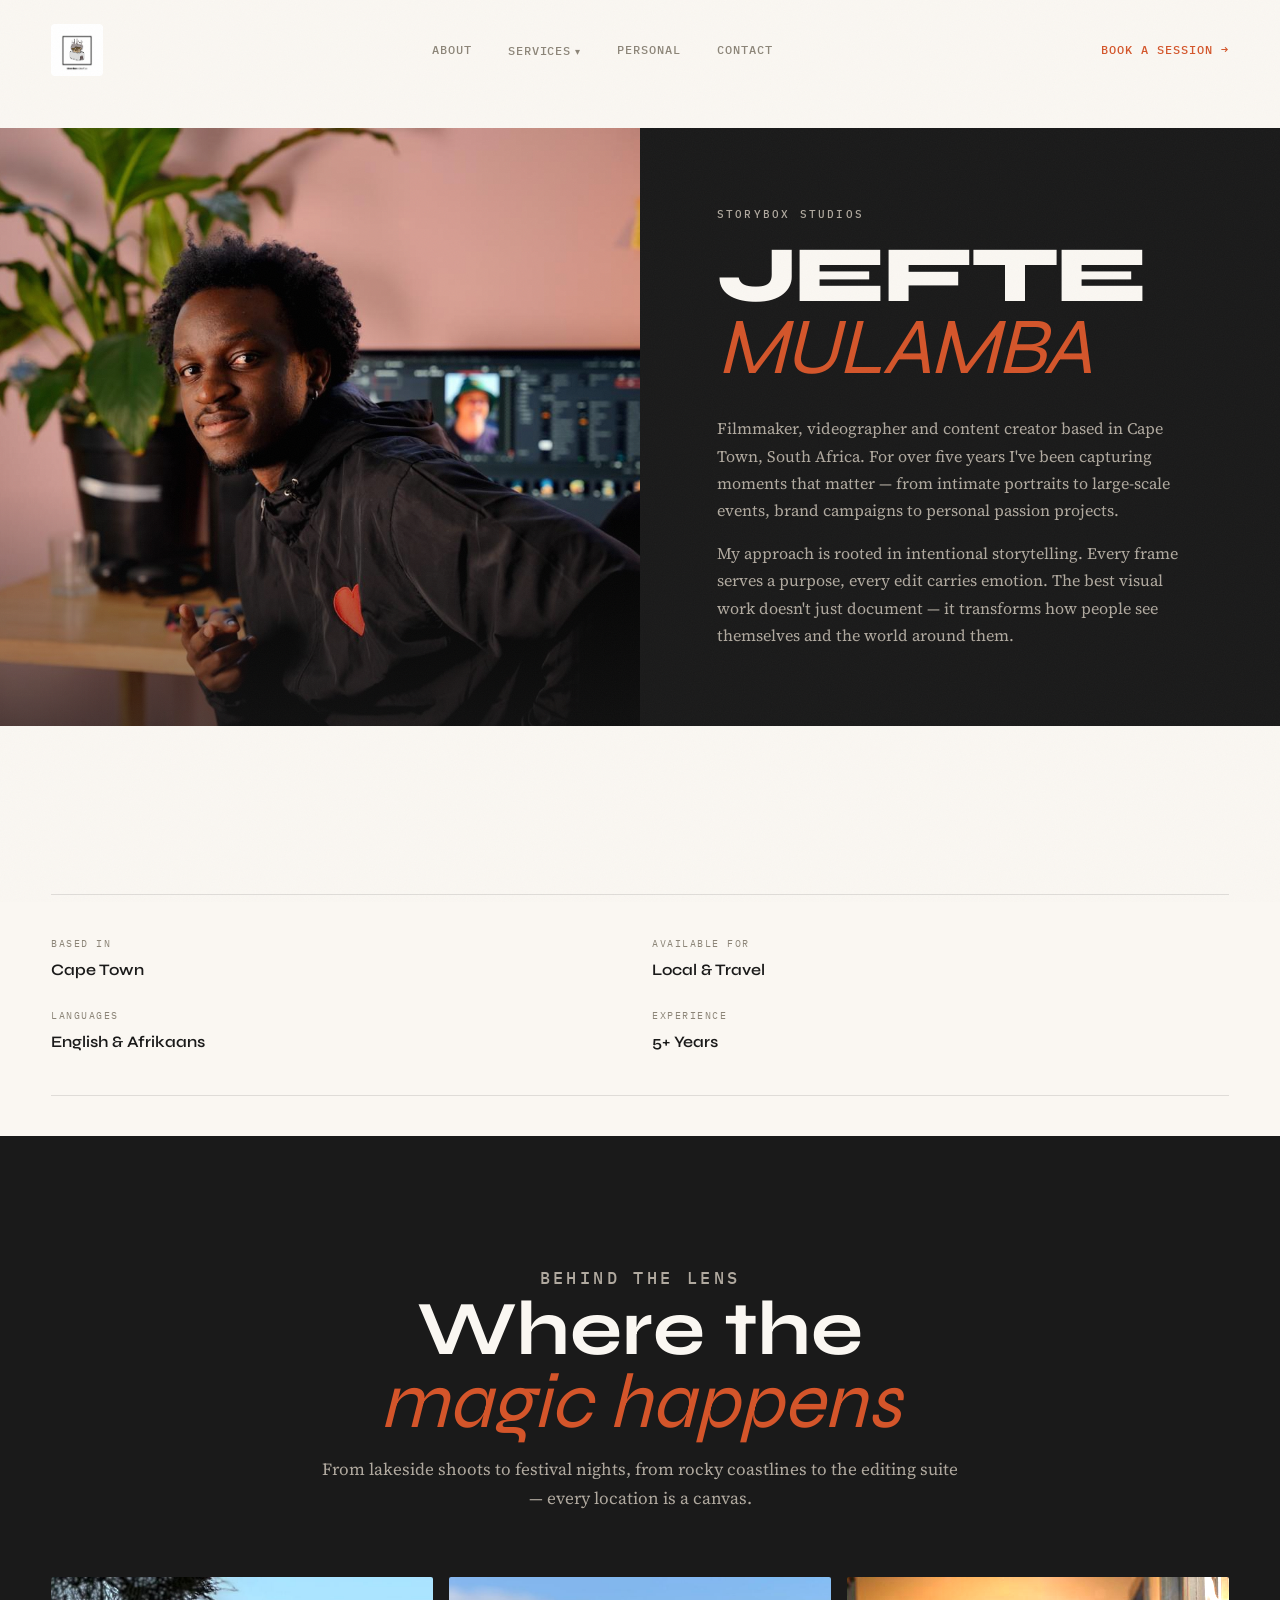
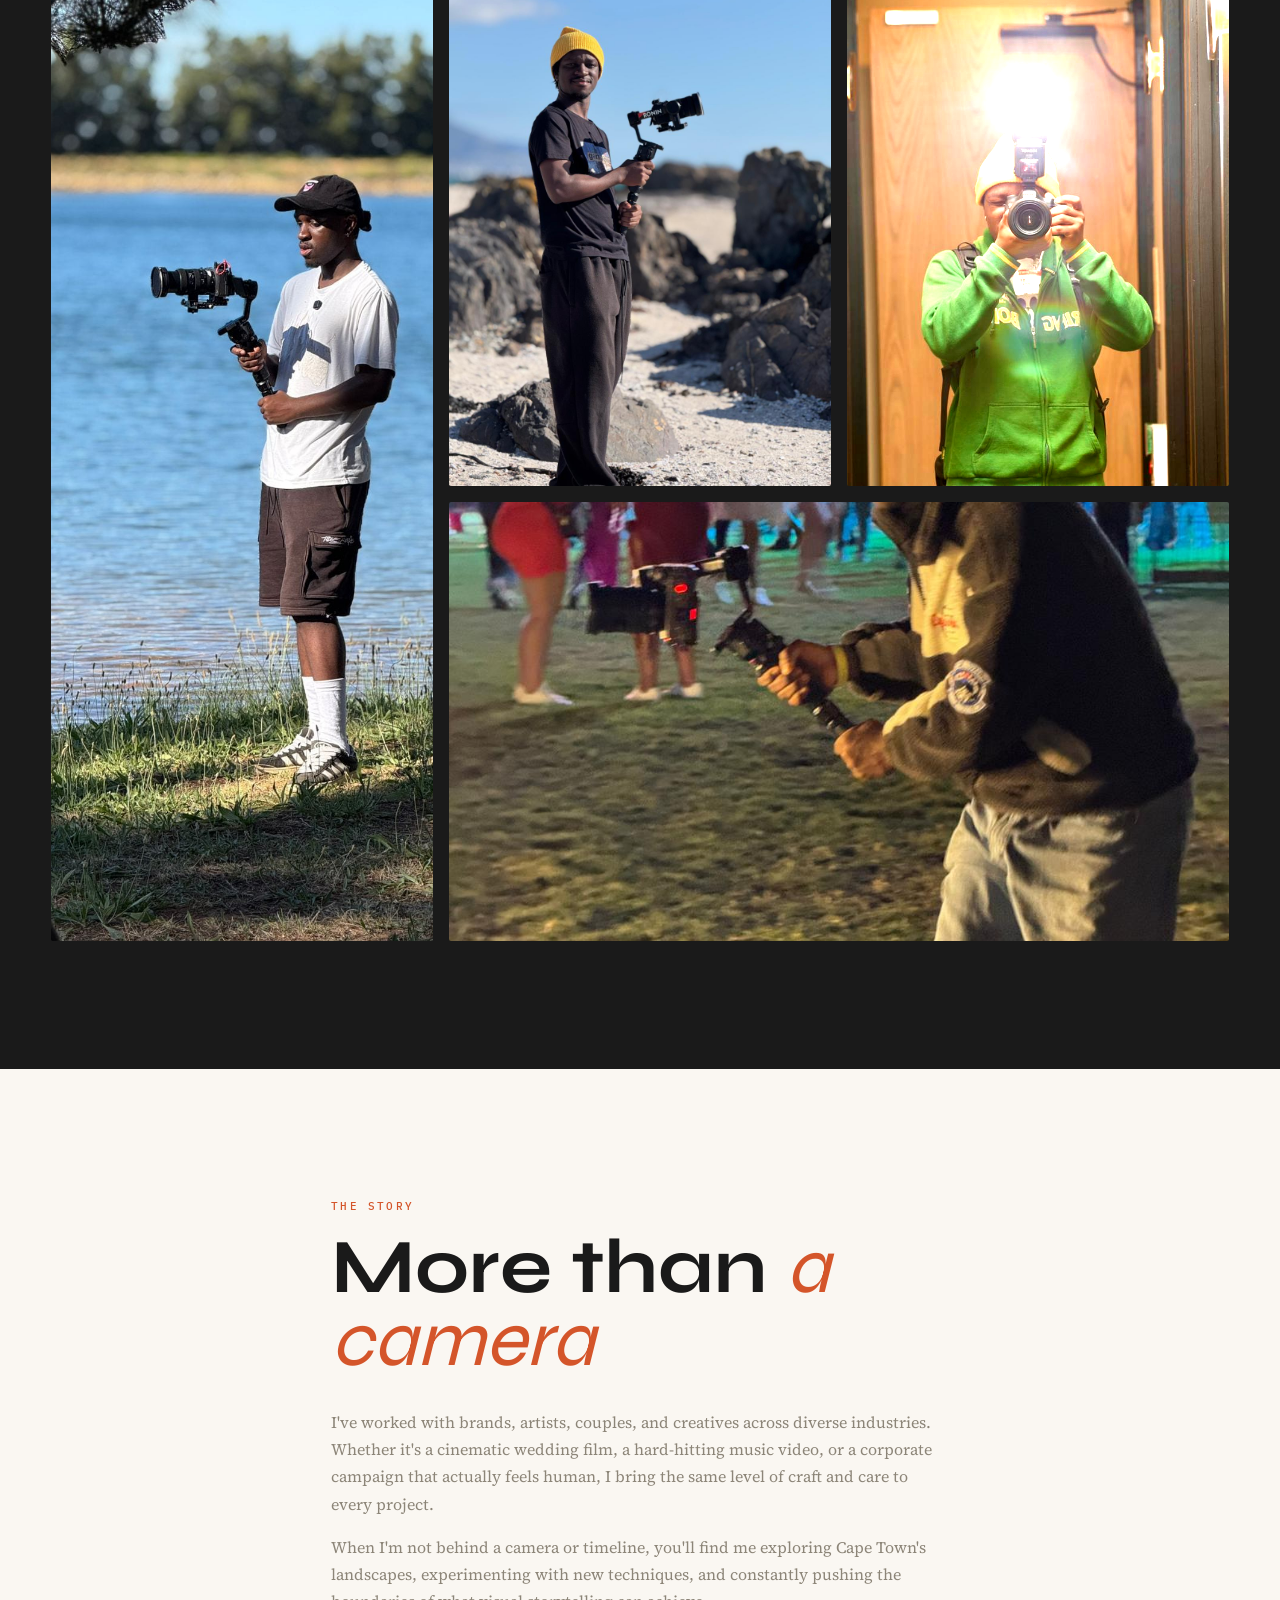
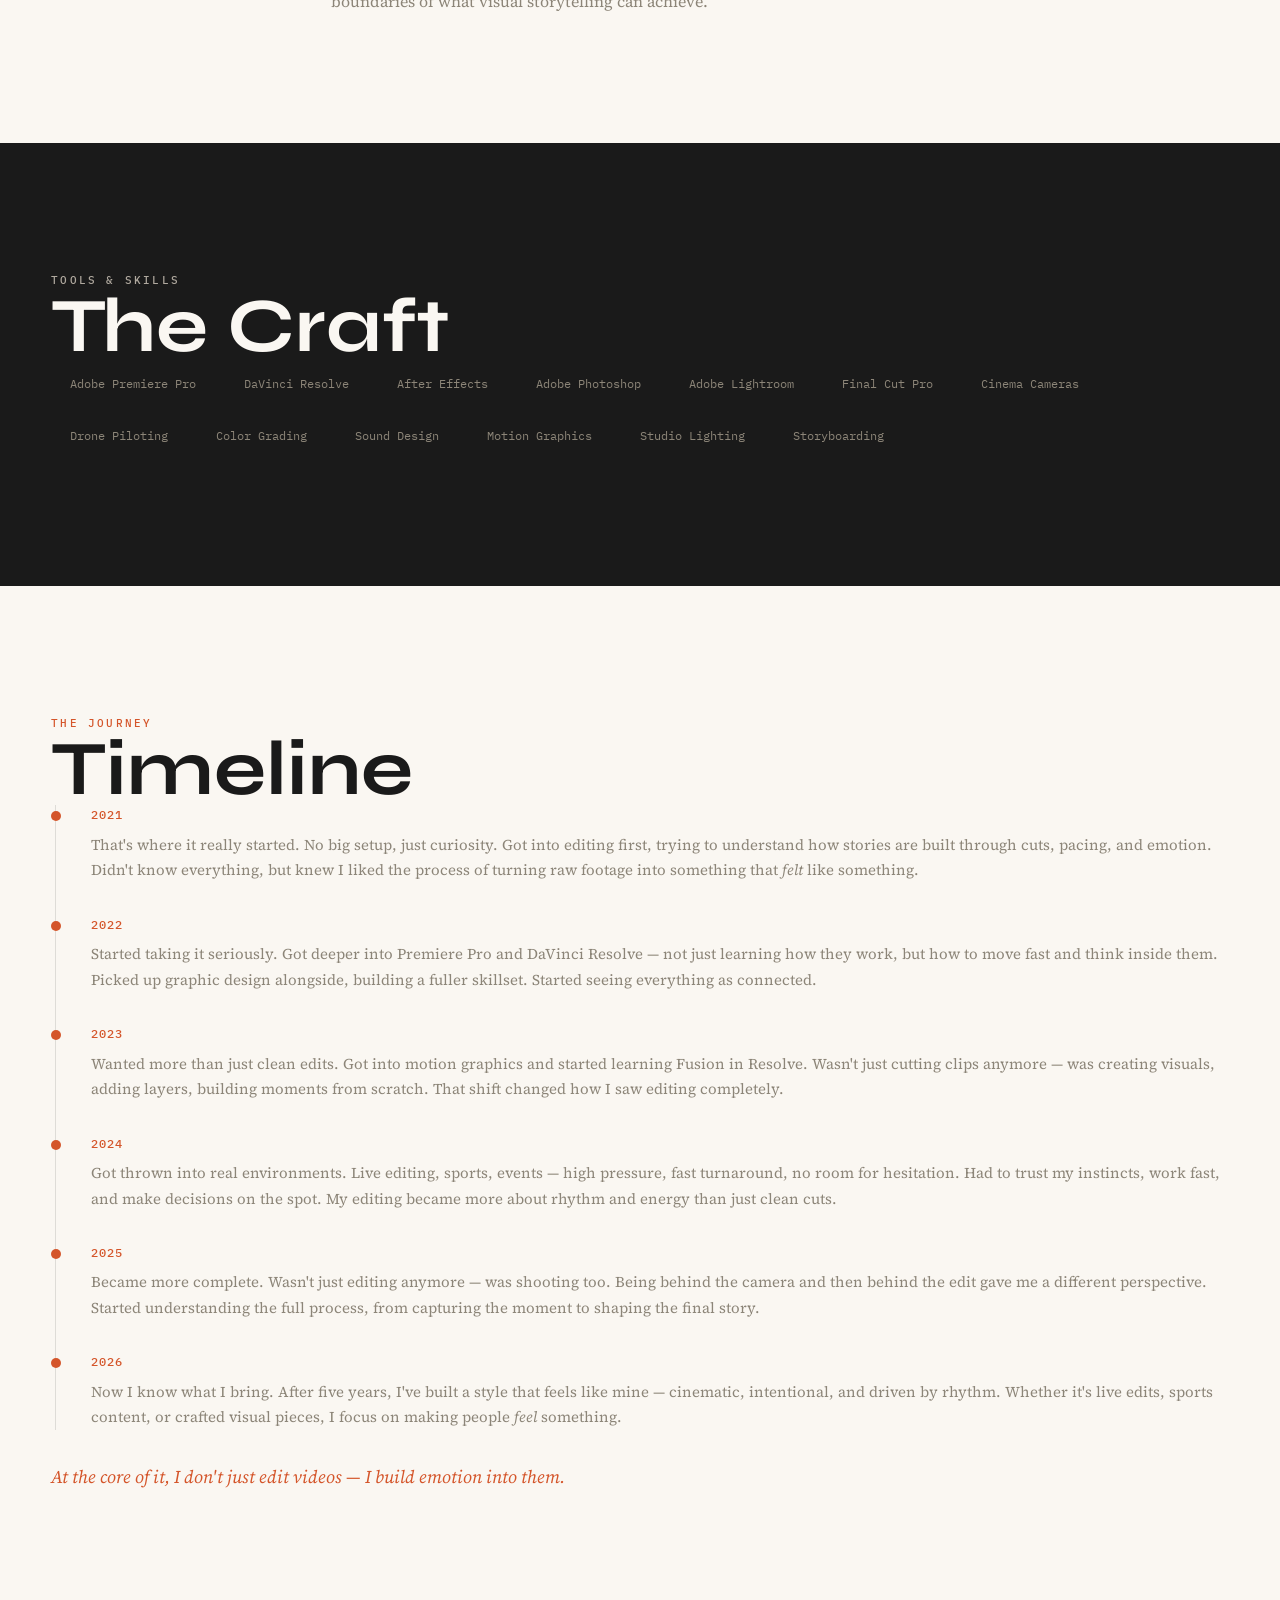
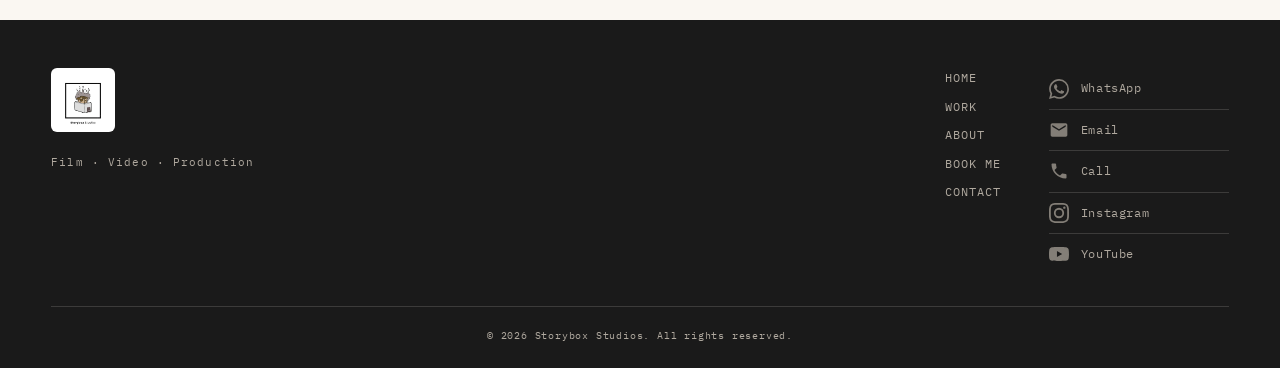
<file: about.html>
<!DOCTYPE html>
<html lang="en">
<head>
  <meta charset="UTF-8">
  <meta name="viewport" content="width=device-width, initial-scale=1.0">
  <meta name="theme-color" content="#FAF7F2">
  <title>About — Storybox Studios</title>
  <link rel="icon" href="images/icons/favicon.jpeg" type="image/jpeg">
  <link rel="preconnect" href="https://fonts.googleapis.com">
  <link rel="preconnect" href="https://fonts.gstatic.com" crossorigin>
  <link href="https://fonts.googleapis.com/css2?family=IBM+Plex+Mono:wght@400;500&family=Source+Serif+4:ital,wght@0,400;0,600;1,400&family=Syne:wght@400..800&display=swap" rel="stylesheet">
  <link rel="stylesheet" href="css/style.css">
</head>
<body>

  <nav class="nav">
    <div class="container flex-between">
      <a href="index.html" class="nav-logo"><img src="images/logo.jpeg" alt="Storybox Studios" class="nav-logo-img"></a>
      <div class="nav-links">
        <a href="about.html">About</a>
        <div class="nav-dropdown">
          <span class="nav-dropdown-toggle">Services <span class="nav-dropdown-arrow">▾</span></span>
          <div class="nav-dropdown-menu">
            <a href="film-editing.html">Trailers</a>
            <a href="videography.html">Behind The Scenes</a>
            <a href="documentaries.html">Documentary</a>
            <a href="social-media.html">Social Media</a>
            <a href="events.html">Event</a>
          </div>
        </div>
        
        <a href="personal.html">Personal</a>
        <a href="contact.html">Contact</a>
      </div>
      <a href="booking.html" class="nav-cta">Book a Session &rarr;</a>
      <button class="nav-hamburger" aria-label="Toggle menu"><span></span><span></span><span></span></button>
    </div>
  </nav>
  <div class="nav-mobile">
    <a href="index.html">Home</a>
    <a href="about.html">About</a>
    <a href="film-editing.html" class="nav-mobile-sub">Trailers</a>
    <a href="videography.html" class="nav-mobile-sub">Behind The Scenes</a>
    <a href="documentaries.html" class="nav-mobile-sub">Documentary</a>
    <a href="social-media.html" class="nav-mobile-sub">Social Media</a>
    <a href="events.html" class="nav-mobile-sub">Event</a>
    <a href="personal.html">Personal</a>
    <a href="contact.html">Contact</a>
    <a href="booking.html" class="btn btn-primary" style="margin-top:24px;">Book Me</a>
  </div>

  <!-- Hero: Full-bleed studio portrait + bio -->
  <section class="about-hero-split">
    <div class="about-hero-image">
      <img src="images/about/jefte-studio.jpeg" alt="Jefte Mulamba in his editing studio">
    </div>
    <div class="about-hero-bio">
      <p class="section-subtitle">Storybox Studios</p>
      <h1>JEFTE <em>Mulamba</em></h1>
      <p>Filmmaker, videographer and content creator based in Cape Town, South Africa. For over five years I've been capturing moments that matter &mdash; from intimate portraits to large-scale events, brand campaigns to personal passion projects.</p>
      <p>My approach is rooted in intentional storytelling. Every frame serves a purpose, every edit carries emotion. The best visual work doesn't just document &mdash; it transforms how people see themselves and the world around them.</p>
    </div>
  </section>

  <!-- Info strip -->
  <section class="section section--light" style="padding:40px 0;">
    <div class="container">
      <div class="info-grid">
        <div class="info-item">
          <p class="info-label">Based in</p>
          <p class="info-value">Cape Town</p>
        </div>
        <div class="info-item">
          <p class="info-label">Available for</p>
          <p class="info-value">Local &amp; Travel</p>
        </div>
        <div class="info-item">
          <p class="info-label">Languages</p>
          <p class="info-value">English &amp; Afrikaans</p>
        </div>
        <div class="info-item">
          <p class="info-label">Experience</p>
          <p class="info-value">5+ Years</p>
        </div>
      </div>
    </div>
  </section>

  <!-- Behind the Lens — photo mosaic -->
  <section class="section section--dark reveal">
    <div class="container">
      <div class="section-intro">
        <p class="section-subtitle">Behind the Lens</p>
        <h2>Where the <em>magic happens</em></h2>
        <p>From lakeside shoots to festival nights, from rocky coastlines to the editing suite &mdash; every location is a canvas.</p>
      </div>
      <div class="photo-mosaic">
        <div class="photo-mosaic-item photo-mosaic-item--tall">
          <img src="images/about/jefte-lakeside.jpeg" alt="Jefte filming by the lake with gimbal" loading="lazy">
          <span class="photo-mosaic-caption">Lakeside &middot; On Location</span>
        </div>
        <div class="photo-mosaic-item">
          <img src="images/about/jefte-beach.jpeg" alt="Jefte on the rocks with DJI Ronin" loading="lazy">
          <span class="photo-mosaic-caption">Coastline &middot; Cape Town</span>
        </div>
        <div class="photo-mosaic-item">
          <img src="images/about/jefte-mirror.jpeg" alt="Jefte mirror selfie with DSLR flash" loading="lazy" style="filter:brightness(1.4) contrast(1.1);">
          <span class="photo-mosaic-caption">Self Portrait &middot; Behind the Camera</span>
        </div>
        <div class="photo-mosaic-item photo-mosaic-item--wide">
          <img src="images/about/jefte-festival.jpeg" alt="Jefte shooting at a night festival" loading="lazy" style="aspect-ratio:16/9;object-fit:cover;">
          <span class="photo-mosaic-caption">Festival Night &middot; Event Coverage</span>
        </div>
      </div>
    </div>
  </section>

  <!-- More about me -->
  <section class="section section--light reveal">
    <div class="container" style="max-width:720px;">
      <p class="section-subtitle" style="margin-bottom:16px;">The Story</p>
      <h2 style="margin-bottom:32px;">More than <em>a camera</em></h2>
      <p>I've worked with brands, artists, couples, and creatives across diverse industries. Whether it's a cinematic wedding film, a hard-hitting music video, or a corporate campaign that actually feels human, I bring the same level of craft and care to every project.</p>
      <p style="margin-top:16px;">When I'm not behind a camera or timeline, you'll find me exploring Cape Town's landscapes, experimenting with new techniques, and constantly pushing the boundaries of what visual storytelling can achieve.</p>
    </div>
  </section>

  <section class="section section--dark reveal">
    <div class="container">
      <span class="section-number">02</span>
      <p class="section-subtitle">Tools &amp; Skills</p>
      <h2>The Craft</h2>
      <div class="tools-grid">
        <div class="tool-item">Adobe Premiere Pro</div>
        <div class="tool-item">DaVinci Resolve</div>
        <div class="tool-item">After Effects</div>
        <div class="tool-item">Adobe Photoshop</div>
        <div class="tool-item">Adobe Lightroom</div>
        <div class="tool-item">Final Cut Pro</div>
        <div class="tool-item">Cinema Cameras</div>
        <div class="tool-item">Drone Piloting</div>
        <div class="tool-item">Color Grading</div>
        <div class="tool-item">Sound Design</div>
        <div class="tool-item">Motion Graphics</div>
        <div class="tool-item">Studio Lighting</div>
        <div class="tool-item">Storyboarding</div>
      </div>
    </div>
  </section>

  <section class="section section--light reveal">
    <div class="container">
      <p class="section-subtitle">The Journey</p>
      <h2>Timeline</h2>
      <div class="timeline">
        <div class="timeline-item">
          <span class="timeline-year">2021</span>
          <p class="timeline-desc">That's where it really started. No big setup, just curiosity. Got into editing first, trying to understand how stories are built through cuts, pacing, and emotion. Didn't know everything, but knew I liked the process of turning raw footage into something that <em>felt</em> like something.</p>
        </div>
        <div class="timeline-item">
          <span class="timeline-year">2022</span>
          <p class="timeline-desc">Started taking it seriously. Got deeper into Premiere Pro and DaVinci Resolve &mdash; not just learning how they work, but how to move fast and think inside them. Picked up graphic design alongside, building a fuller skillset. Started seeing everything as connected.</p>
        </div>
        <div class="timeline-item">
          <span class="timeline-year">2023</span>
          <p class="timeline-desc">Wanted more than just clean edits. Got into motion graphics and started learning Fusion in Resolve. Wasn't just cutting clips anymore &mdash; was creating visuals, adding layers, building moments from scratch. That shift changed how I saw editing completely.</p>
        </div>
        <div class="timeline-item">
          <span class="timeline-year">2024</span>
          <p class="timeline-desc">Got thrown into real environments. Live editing, sports, events &mdash; high pressure, fast turnaround, no room for hesitation. Had to trust my instincts, work fast, and make decisions on the spot. My editing became more about rhythm and energy than just clean cuts.</p>
        </div>
        <div class="timeline-item">
          <span class="timeline-year">2025</span>
          <p class="timeline-desc">Became more complete. Wasn't just editing anymore &mdash; was shooting too. Being behind the camera and then behind the edit gave me a different perspective. Started understanding the full process, from capturing the moment to shaping the final story.</p>
        </div>
        <div class="timeline-item">
          <span class="timeline-year">2026</span>
          <p class="timeline-desc">Now I know what I bring. After five years, I've built a style that feels like mine &mdash; cinematic, intentional, and driven by rhythm. Whether it's live edits, sports content, or crafted visual pieces, I focus on making people <em>feel</em> something.</p>
        </div>
      </div>
      <p style="margin-top:32px;font-style:italic;color:var(--accent);font-family:'Source Serif 4',serif;font-size:1.125rem;">At the core of it, I don't just edit videos &mdash; I build emotion into them.</p>
    </div>
  </section>

  <footer class="footer">
    <div class="container">
      <div class="footer-compact">
        <div class="footer-brand">
          <a href="index.html" class="nav-logo" style="display:inline-block;margin-bottom:12px;"><img src="images/logo.jpeg" alt="Storybox Studios" class="nav-logo-img nav-logo-img--footer"></a>
          <p>Film &middot; Video &middot; Production</p>
        </div>
        <div class="footer-nav">
          <a href="index.html">Home</a>
          <a href="portfolio.html">Work</a>
          <a href="about.html">About</a>
          <a href="booking.html">Book Me</a>
          <a href="contact.html">Contact</a>
        </div>
        <div class="footer-social">
          <a href="https://wa.me/27761708151" target="_blank" rel="noopener" aria-label="WhatsApp"><svg width="20" height="20" viewBox="0 0 24 24" fill="currentColor"><path d="M17.472 14.382c-.297-.149-1.758-.867-2.03-.967-.273-.099-.471-.148-.67.15-.197.297-.767.966-.94 1.164-.173.199-.347.223-.644.075-.297-.15-1.255-.463-2.39-1.475-.883-.788-1.48-1.761-1.653-2.059-.173-.297-.018-.458.13-.606.134-.133.298-.347.446-.52.149-.174.198-.298.298-.497.099-.198.05-.371-.025-.52-.075-.149-.669-1.612-.916-2.207-.242-.579-.487-.5-.669-.51-.173-.008-.371-.01-.57-.01-.198 0-.52.074-.792.372-.272.297-1.04 1.016-1.04 2.479 0 1.462 1.065 2.875 1.213 3.074.149.198 2.096 3.2 5.077 4.487.709.306 1.262.489 1.694.625.712.227 1.36.195 1.871.118.571-.085 1.758-.719 2.006-1.413.248-.694.248-1.289.173-1.413-.074-.124-.272-.198-.57-.347m-5.421 7.403h-.004a9.87 9.87 0 01-5.031-1.378l-.361-.214-3.741.982.998-3.648-.235-.374a9.86 9.86 0 01-1.51-5.26c.001-5.45 4.436-9.884 9.888-9.884 2.64 0 5.122 1.03 6.988 2.898a9.825 9.825 0 012.893 6.994c-.003 5.45-4.437 9.884-9.885 9.884m8.413-18.297A11.815 11.815 0 0012.05 0C5.495 0 .16 5.335.157 11.892c0 2.096.547 4.142 1.588 5.945L.057 24l6.305-1.654a11.882 11.882 0 005.683 1.448h.005c6.554 0 11.89-5.335 11.893-11.893a11.821 11.821 0 00-3.48-8.413z"/></svg><span>WhatsApp</span></a>
          <a href="mailto:jeftenotwstudios@gmail.com" aria-label="Email"><svg width="20" height="20" viewBox="0 0 24 24" fill="currentColor"><path d="M20 4H4c-1.1 0-2 .9-2 2v12c0 1.1.9 2 2 2h16c1.1 0 2-.9 2-2V6c0-1.1-.9-2-2-2zm0 4l-8 5-8-5V6l8 5 8-5v2z"/></svg><span>Email</span></a>
          <a href="tel:+27761708151" aria-label="Call"><svg width="20" height="20" viewBox="0 0 24 24" fill="currentColor"><path d="M6.62 10.79c1.44 2.83 3.76 5.14 6.59 6.59l2.2-2.2c.27-.27.67-.36 1.02-.24 1.12.37 2.33.57 3.57.57.55 0 1 .45 1 1V20c0 .55-.45 1-1 1-9.39 0-17-7.61-17-17 0-.55.45-1 1-1h3.5c.55 0 1 .45 1 1 0 1.25.2 2.45.57 3.57.11.35.03.74-.25 1.02l-2.2 2.2z"/></svg><span>Call</span></a>
          <a href="https://instagram.com/jeftes_photography" target="_blank" rel="noopener" aria-label="Instagram"><svg width="20" height="20" viewBox="0 0 24 24" fill="currentColor"><path d="M12 2.163c3.204 0 3.584.012 4.85.07 3.252.148 4.771 1.691 4.919 4.919.058 1.265.069 1.645.069 4.849 0 3.205-.012 3.584-.069 4.849-.149 3.225-1.664 4.771-4.919 4.919-1.266.058-1.644.07-4.85.07-3.204 0-3.584-.012-4.849-.07-3.26-.149-4.771-1.699-4.919-4.92-.058-1.265-.07-1.644-.07-4.849 0-3.204.013-3.583.07-4.849.149-3.227 1.664-4.771 4.919-4.919 1.266-.057 1.645-.069 4.849-.069zM12 0C8.741 0 8.333.014 7.053.072 2.695.272.273 2.69.073 7.052.014 8.333 0 8.741 0 12c0 3.259.014 3.668.072 4.948.2 4.358 2.618 6.78 6.98 6.98C8.333 23.986 8.741 24 12 24c3.259 0 3.668-.014 4.948-.072 4.354-.2 6.782-2.618 6.979-6.98.059-1.28.073-1.689.073-4.948 0-3.259-.014-3.667-.072-4.947-.196-4.354-2.617-6.78-6.979-6.98C15.668.014 15.259 0 12 0zm0 5.838a6.162 6.162 0 100 12.324 6.162 6.162 0 000-12.324zM12 16a4 4 0 110-8 4 4 0 010 8zm6.406-11.845a1.44 1.44 0 100 2.881 1.44 1.44 0 000-2.881z"/></svg><span>Instagram</span></a>
          <a href="https://youtube.com/@jefte" target="_blank" rel="noopener" aria-label="YouTube"><svg width="20" height="20" viewBox="0 0 24 24" fill="currentColor"><path d="M23.498 6.186a3.016 3.016 0 00-2.122-2.136C19.505 3.545 12 3.545 12 3.545s-7.505 0-9.377.505A3.017 3.017 0 00.502 6.186C0 8.07 0 12 0 12s0 3.93.502 5.814a3.016 3.016 0 002.122 2.136c1.871.505 9.376.505 9.376.505s7.505 0 9.377-.505a3.015 3.015 0 002.122-2.136C24 15.93 24 12 24 12s0-3.93-.502-5.814zM9.545 15.568V8.432L15.818 12l-6.273 3.568z"/></svg><span>YouTube</span></a>
        </div>
      </div>
      <div class="footer-bottom">
        <p>&copy; 2026 Storybox Studios. All rights reserved.</p>
      </div>
    </div>
  </footer>

  <script src="js/main.js"></script>
</body>
</html>
</file>
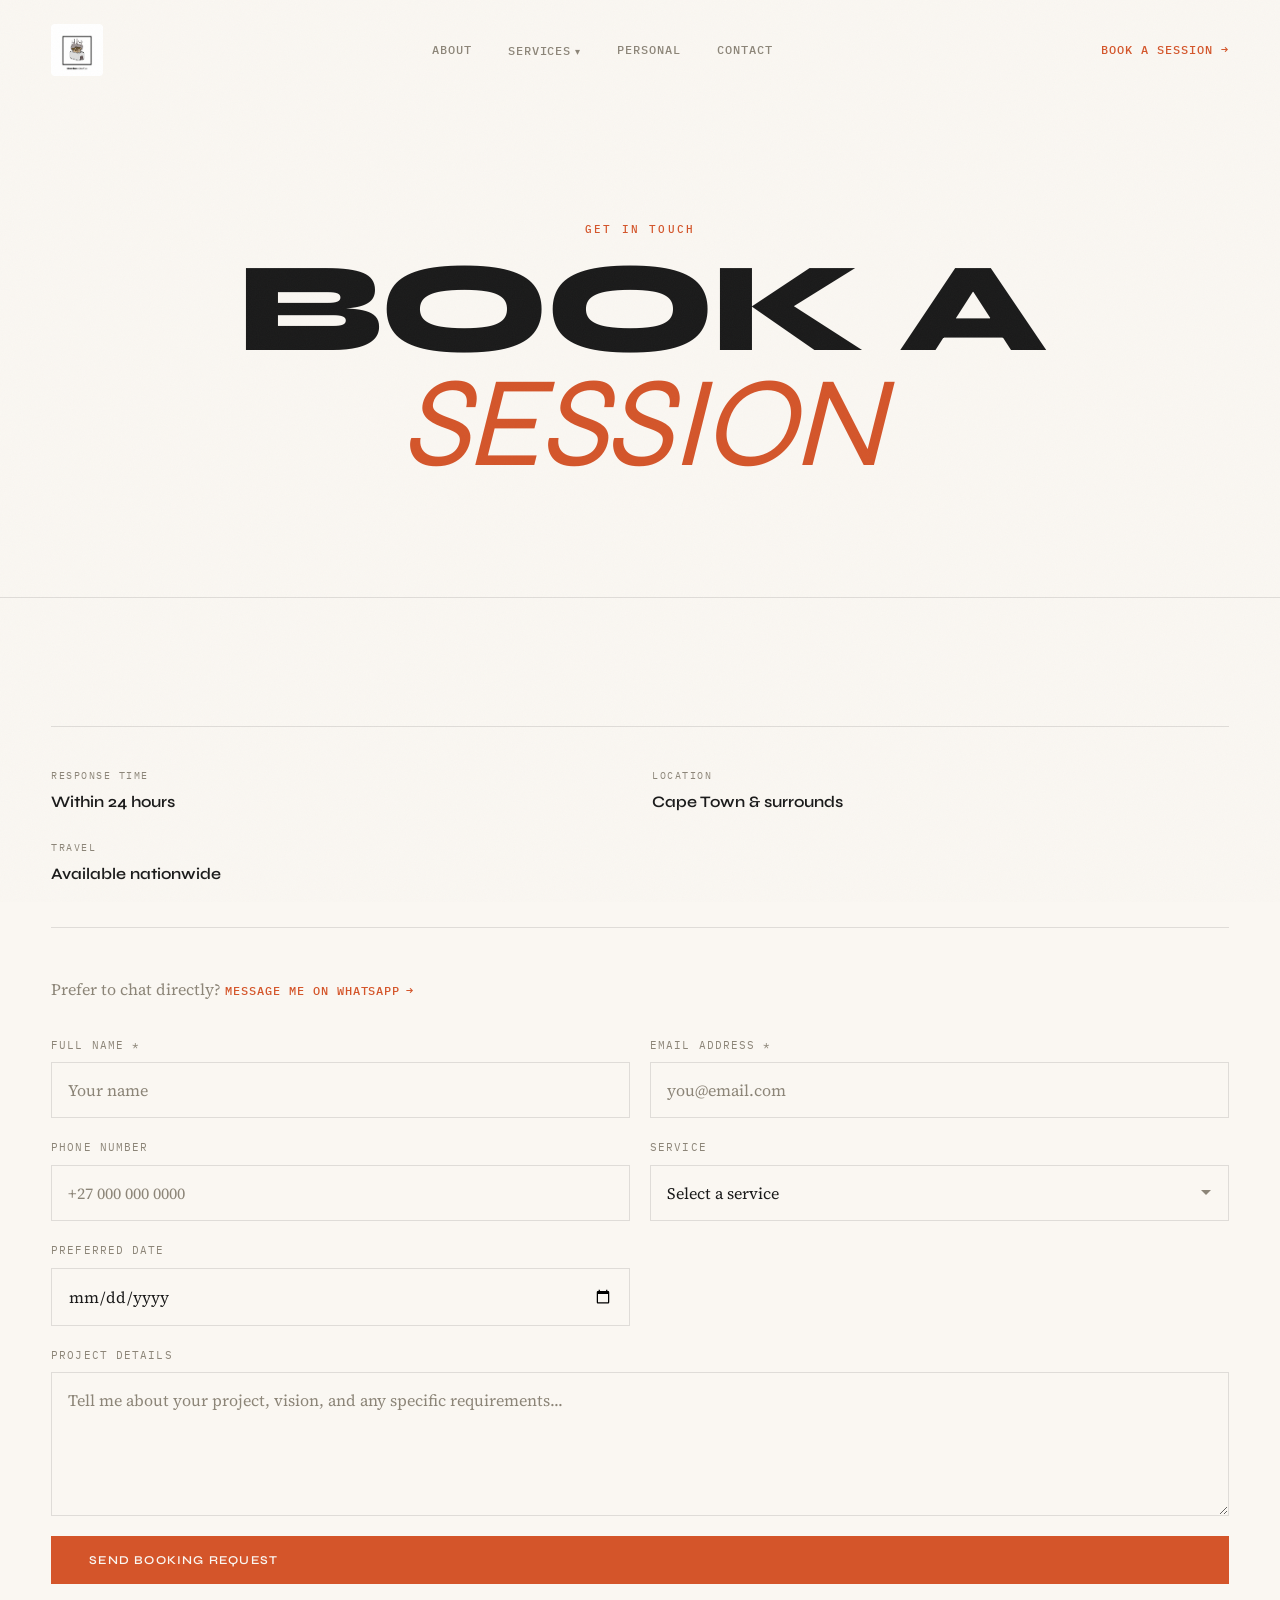
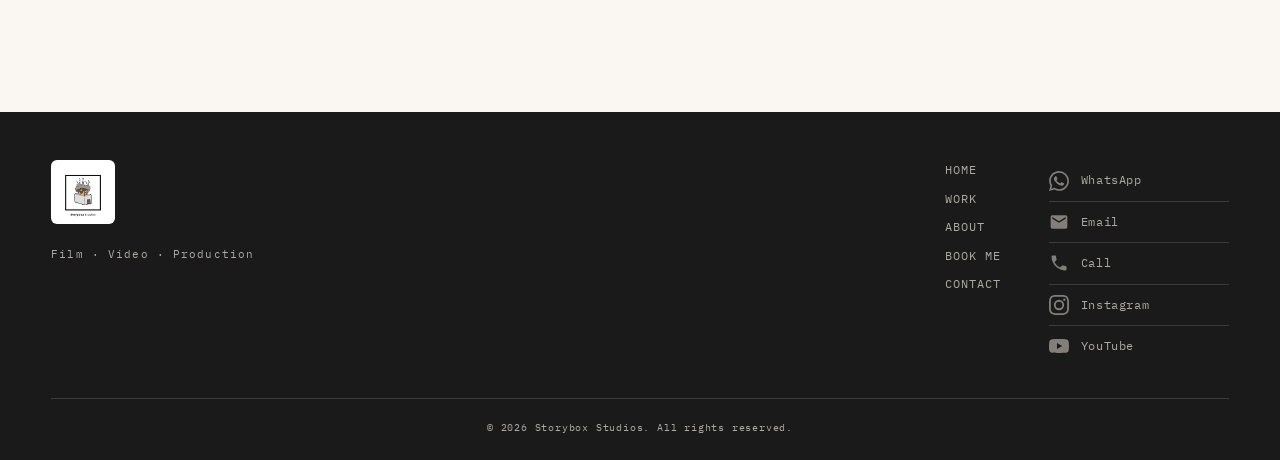
<file: booking.html>
<!DOCTYPE html>
<html lang="en">
<head>
  <meta charset="UTF-8">
  <meta name="viewport" content="width=device-width, initial-scale=1.0">
  <meta name="theme-color" content="#FAF7F2">
  <title>Book a Session — Storybox Studios</title>
  <link rel="icon" href="images/icons/favicon.jpeg" type="image/jpeg">
  <link rel="preconnect" href="https://fonts.googleapis.com">
  <link rel="preconnect" href="https://fonts.gstatic.com" crossorigin>
  <link href="https://fonts.googleapis.com/css2?family=IBM+Plex+Mono:wght@400;500&family=Source+Serif+4:ital,wght@0,400;0,600;1,400&family=Syne:wght@400..800&display=swap" rel="stylesheet">
  <link rel="stylesheet" href="css/style.css">
</head>
<body>

  <nav class="nav">
    <div class="container flex-between">
      <a href="index.html" class="nav-logo"><img src="images/logo.jpeg" alt="Storybox Studios" class="nav-logo-img"></a>
      <div class="nav-links">
        <a href="about.html">About</a>
        <div class="nav-dropdown">
          <span class="nav-dropdown-toggle">Services <span class="nav-dropdown-arrow">▾</span></span>
          <div class="nav-dropdown-menu">
            <a href="film-editing.html">Trailers</a>
            <a href="videography.html">Behind The Scenes</a>
            <a href="documentaries.html">Documentary</a>
            <a href="social-media.html">Social Media</a>
            <a href="events.html">Event</a>
          </div>
        </div>
        
        <a href="personal.html">Personal</a>
        <a href="contact.html">Contact</a>
      </div>
      <a href="booking.html" class="nav-cta">Book a Session &rarr;</a>
      <button class="nav-hamburger" aria-label="Toggle menu"><span></span><span></span><span></span></button>
    </div>
  </nav>
  <div class="nav-mobile">
    <a href="index.html">Home</a>
    <a href="about.html">About</a>
    <a href="film-editing.html" class="nav-mobile-sub">Trailers</a>
    <a href="videography.html" class="nav-mobile-sub">Behind The Scenes</a>
    <a href="documentaries.html" class="nav-mobile-sub">Documentary</a>
    <a href="social-media.html" class="nav-mobile-sub">Social Media</a>
    <a href="events.html" class="nav-mobile-sub">Event</a>
    <a href="personal.html">Personal</a>
    <a href="contact.html">Contact</a>
    <a href="booking.html" class="btn btn-primary" style="margin-top:24px;">Book Me</a>
  </div>

  <header class="page-header section section--light">
    <div class="container">
      <p class="section-subtitle">Get in Touch</p>
      <h1>BOOK A <em>Session</em></h1>
    </div>
  </header>

  <section class="section section--light reveal">
    <div class="container">

      <div class="info-grid" style="margin-bottom:48px;">
        <div class="info-item">
          <p class="info-label">Response Time</p>
          <p class="info-value">Within 24 hours</p>
        </div>
        <div class="info-item">
          <p class="info-label">Location</p>
          <p class="info-value">Cape Town &amp; surrounds</p>
        </div>
        <div class="info-item">
          <p class="info-label">Travel</p>
          <p class="info-value">Available nationwide</p>
        </div>
      </div>

      <p style="margin-bottom:32px;">Prefer to chat directly? <a href="https://wa.me/27761708151?text=Hi%20Jefte%2C%20I%27d%20like%20to%20book%20a%20session" target="_blank" rel="noopener" class="btn-text">Message me on WhatsApp</a></p>

      <form class="form-grid" action="#" method="POST">
        <div class="form-group">
          <label for="name">Full Name *</label>
          <input type="text" id="name" name="name" class="form-input" placeholder="Your name" required>
        </div>
        <div class="form-group">
          <label for="email">Email Address *</label>
          <input type="email" id="email" name="email" class="form-input" placeholder="you@email.com" required>
        </div>
        <div class="form-group">
          <label for="phone">Phone Number</label>
          <input type="tel" id="phone" name="phone" class="form-input" placeholder="+27 000 000 0000">
        </div>
        <div class="form-group">
          <label for="service">Service</label>
          <select id="service" name="service" class="form-select">
            <option value="" disabled selected>Select a service</option>
            <option value="video-editing">Video Editing</option>
            <option value="event-videography">Event Videography</option>
            <option value="other">Other</option>
          </select>
        </div>
        <div class="form-group">
          <label for="date">Preferred Date</label>
          <input type="date" id="date" name="date" class="form-input">
        </div>
        <div class="form-group full-width">
          <label for="message">Project Details</label>
          <textarea id="message" name="message" class="form-textarea" rows="5" placeholder="Tell me about your project, vision, and any specific requirements..."></textarea>
        </div>
        <div class="form-group full-width">
          <button type="submit" class="btn btn-primary">Send Booking Request</button>
        </div>
      </form>

    </div>
  </section>

  <footer class="footer">
    <div class="container">
      <div class="footer-compact">
        <div class="footer-brand">
          <a href="index.html" class="nav-logo" style="display:inline-block;margin-bottom:12px;"><img src="images/logo.jpeg" alt="Storybox Studios" class="nav-logo-img nav-logo-img--footer"></a>
          <p>Film &middot; Video &middot; Production</p>
        </div>
        <div class="footer-nav">
          <a href="index.html">Home</a>
          <a href="portfolio.html">Work</a>
          <a href="about.html">About</a>
          <a href="booking.html">Book Me</a>
          <a href="contact.html">Contact</a>
        </div>
        <div class="footer-social">
          <a href="https://wa.me/27761708151" target="_blank" rel="noopener" aria-label="WhatsApp"><svg width="20" height="20" viewBox="0 0 24 24" fill="currentColor"><path d="M17.472 14.382c-.297-.149-1.758-.867-2.03-.967-.273-.099-.471-.148-.67.15-.197.297-.767.966-.94 1.164-.173.199-.347.223-.644.075-.297-.15-1.255-.463-2.39-1.475-.883-.788-1.48-1.761-1.653-2.059-.173-.297-.018-.458.13-.606.134-.133.298-.347.446-.52.149-.174.198-.298.298-.497.099-.198.05-.371-.025-.52-.075-.149-.669-1.612-.916-2.207-.242-.579-.487-.5-.669-.51-.173-.008-.371-.01-.57-.01-.198 0-.52.074-.792.372-.272.297-1.04 1.016-1.04 2.479 0 1.462 1.065 2.875 1.213 3.074.149.198 2.096 3.2 5.077 4.487.709.306 1.262.489 1.694.625.712.227 1.36.195 1.871.118.571-.085 1.758-.719 2.006-1.413.248-.694.248-1.289.173-1.413-.074-.124-.272-.198-.57-.347m-5.421 7.403h-.004a9.87 9.87 0 01-5.031-1.378l-.361-.214-3.741.982.998-3.648-.235-.374a9.86 9.86 0 01-1.51-5.26c.001-5.45 4.436-9.884 9.888-9.884 2.64 0 5.122 1.03 6.988 2.898a9.825 9.825 0 012.893 6.994c-.003 5.45-4.437 9.884-9.885 9.884m8.413-18.297A11.815 11.815 0 0012.05 0C5.495 0 .16 5.335.157 11.892c0 2.096.547 4.142 1.588 5.945L.057 24l6.305-1.654a11.882 11.882 0 005.683 1.448h.005c6.554 0 11.89-5.335 11.893-11.893a11.821 11.821 0 00-3.48-8.413z"/></svg><span>WhatsApp</span></a>
          <a href="mailto:jeftenotwstudios@gmail.com" aria-label="Email"><svg width="20" height="20" viewBox="0 0 24 24" fill="currentColor"><path d="M20 4H4c-1.1 0-2 .9-2 2v12c0 1.1.9 2 2 2h16c1.1 0 2-.9 2-2V6c0-1.1-.9-2-2-2zm0 4l-8 5-8-5V6l8 5 8-5v2z"/></svg><span>Email</span></a>
          <a href="tel:+27761708151" aria-label="Call"><svg width="20" height="20" viewBox="0 0 24 24" fill="currentColor"><path d="M6.62 10.79c1.44 2.83 3.76 5.14 6.59 6.59l2.2-2.2c.27-.27.67-.36 1.02-.24 1.12.37 2.33.57 3.57.57.55 0 1 .45 1 1V20c0 .55-.45 1-1 1-9.39 0-17-7.61-17-17 0-.55.45-1 1-1h3.5c.55 0 1 .45 1 1 0 1.25.2 2.45.57 3.57.11.35.03.74-.25 1.02l-2.2 2.2z"/></svg><span>Call</span></a>
          <a href="https://instagram.com/jeftes_photography" target="_blank" rel="noopener" aria-label="Instagram"><svg width="20" height="20" viewBox="0 0 24 24" fill="currentColor"><path d="M12 2.163c3.204 0 3.584.012 4.85.07 3.252.148 4.771 1.691 4.919 4.919.058 1.265.069 1.645.069 4.849 0 3.205-.012 3.584-.069 4.849-.149 3.225-1.664 4.771-4.919 4.919-1.266.058-1.644.07-4.85.07-3.204 0-3.584-.012-4.849-.07-3.26-.149-4.771-1.699-4.919-4.92-.058-1.265-.07-1.644-.07-4.849 0-3.204.013-3.583.07-4.849.149-3.227 1.664-4.771 4.919-4.919 1.266-.057 1.645-.069 4.849-.069zM12 0C8.741 0 8.333.014 7.053.072 2.695.272.273 2.69.073 7.052.014 8.333 0 8.741 0 12c0 3.259.014 3.668.072 4.948.2 4.358 2.618 6.78 6.98 6.98C8.333 23.986 8.741 24 12 24c3.259 0 3.668-.014 4.948-.072 4.354-.2 6.782-2.618 6.979-6.98.059-1.28.073-1.689.073-4.948 0-3.259-.014-3.667-.072-4.947-.196-4.354-2.617-6.78-6.979-6.98C15.668.014 15.259 0 12 0zm0 5.838a6.162 6.162 0 100 12.324 6.162 6.162 0 000-12.324zM12 16a4 4 0 110-8 4 4 0 010 8zm6.406-11.845a1.44 1.44 0 100 2.881 1.44 1.44 0 000-2.881z"/></svg><span>Instagram</span></a>
          <a href="https://youtube.com/@jefte" target="_blank" rel="noopener" aria-label="YouTube"><svg width="20" height="20" viewBox="0 0 24 24" fill="currentColor"><path d="M23.498 6.186a3.016 3.016 0 00-2.122-2.136C19.505 3.545 12 3.545 12 3.545s-7.505 0-9.377.505A3.017 3.017 0 00.502 6.186C0 8.07 0 12 0 12s0 3.93.502 5.814a3.016 3.016 0 002.122 2.136c1.871.505 9.376.505 9.376.505s7.505 0 9.377-.505a3.015 3.015 0 002.122-2.136C24 15.93 24 12 24 12s0-3.93-.502-5.814zM9.545 15.568V8.432L15.818 12l-6.273 3.568z"/></svg><span>YouTube</span></a>
        </div>
      </div>
      <div class="footer-bottom">
        <p>&copy; 2026 Storybox Studios. All rights reserved.</p>
      </div>
    </div>
  </footer>

  <script src="js/main.js"></script>
</body>
</html>
</file>
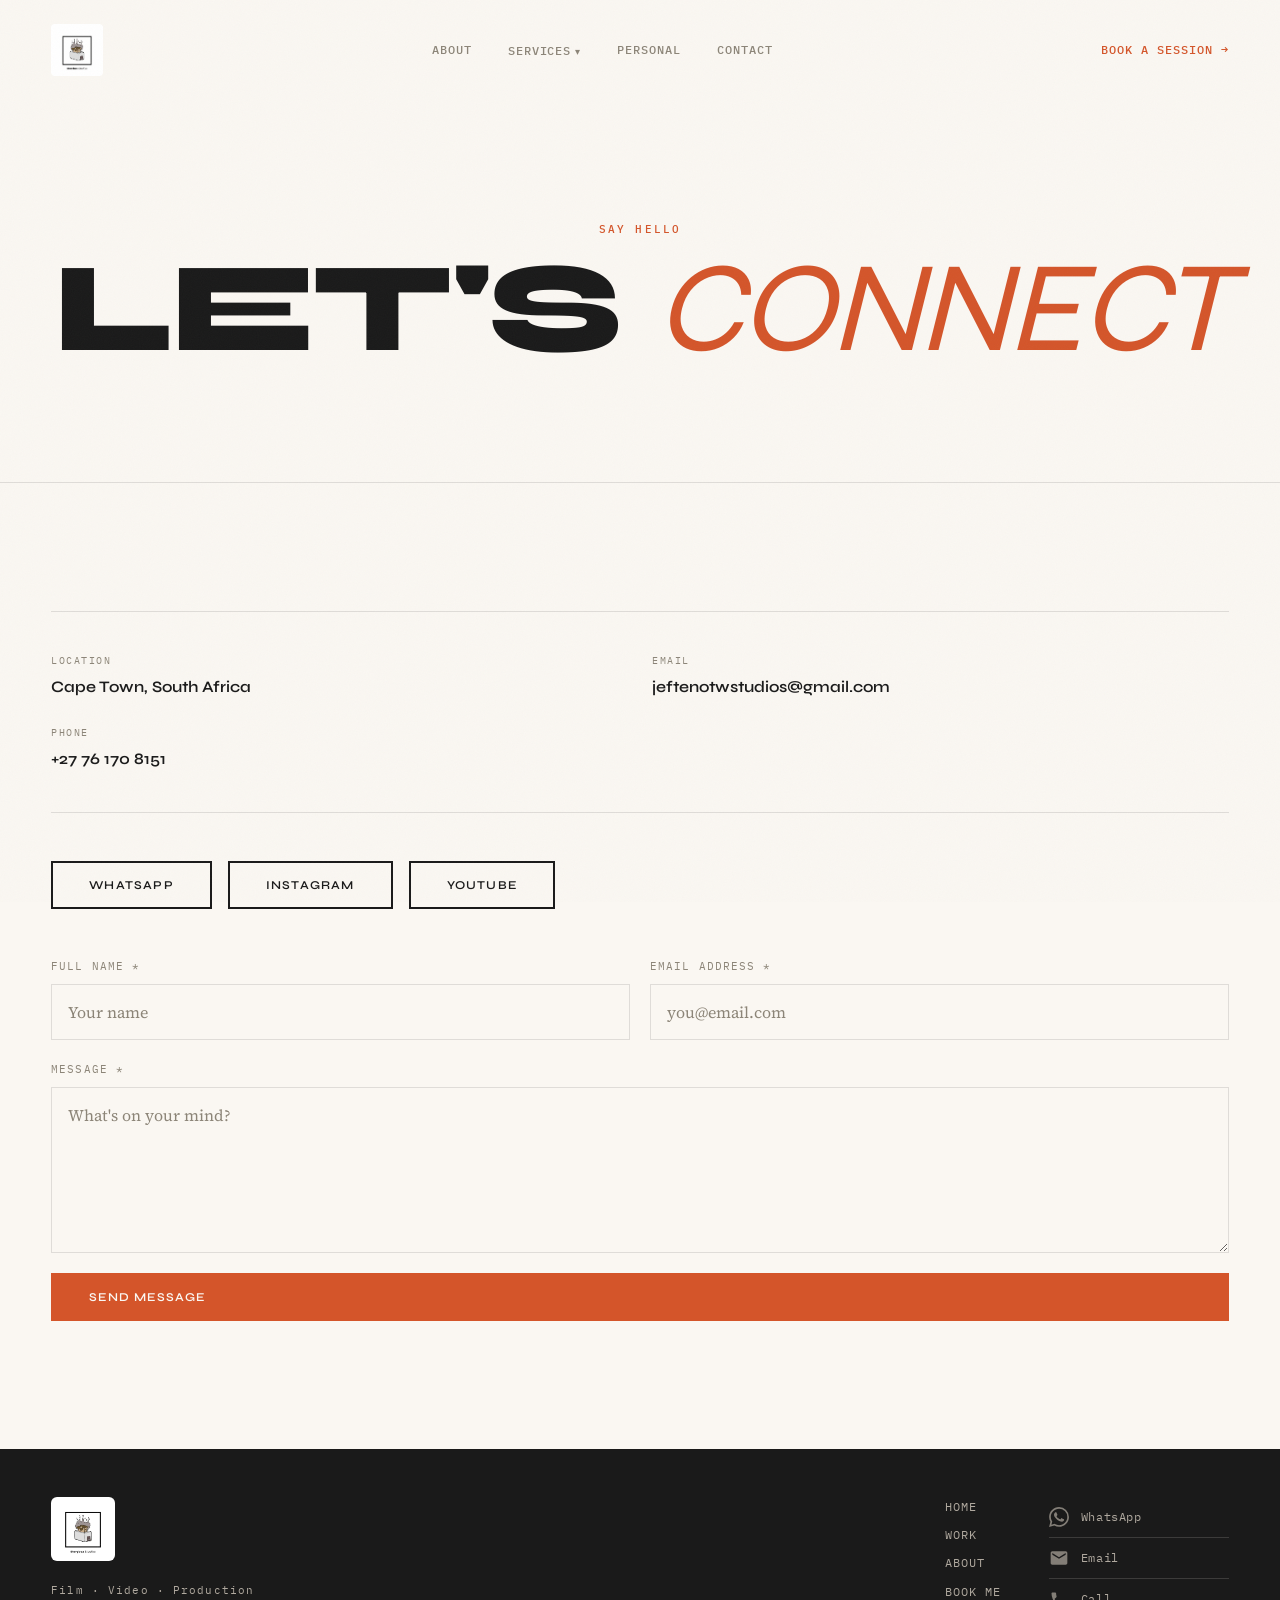
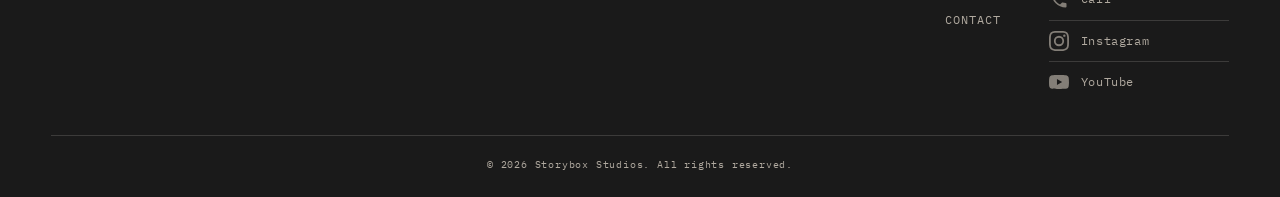
<file: contact.html>
<!DOCTYPE html>
<html lang="en">
<head>
  <meta charset="UTF-8">
  <meta name="viewport" content="width=device-width, initial-scale=1.0">
  <meta name="theme-color" content="#FAF7F2">
  <title>Contact — Storybox Studios</title>
  <link rel="icon" href="images/icons/favicon.jpeg" type="image/jpeg">
  <link rel="preconnect" href="https://fonts.googleapis.com">
  <link rel="preconnect" href="https://fonts.gstatic.com" crossorigin>
  <link href="https://fonts.googleapis.com/css2?family=IBM+Plex+Mono:wght@400;500&family=Source+Serif+4:ital,wght@0,400;0,600;1,400&family=Syne:wght@400..800&display=swap" rel="stylesheet">
  <link rel="stylesheet" href="css/style.css">
</head>
<body>

  <nav class="nav">
    <div class="container flex-between">
      <a href="index.html" class="nav-logo"><img src="images/logo.jpeg" alt="Storybox Studios" class="nav-logo-img"></a>
      <div class="nav-links">
        <a href="about.html">About</a>
        <div class="nav-dropdown">
          <span class="nav-dropdown-toggle">Services <span class="nav-dropdown-arrow">▾</span></span>
          <div class="nav-dropdown-menu">
            <a href="film-editing.html">Trailers</a>
            <a href="videography.html">Behind The Scenes</a>
            <a href="documentaries.html">Documentary</a>
            <a href="social-media.html">Social Media</a>
            <a href="events.html">Event</a>
          </div>
        </div>
        
        <a href="personal.html">Personal</a>
        <a href="contact.html">Contact</a>
      </div>
      <a href="booking.html" class="nav-cta">Book a Session &rarr;</a>
      <button class="nav-hamburger" aria-label="Toggle menu"><span></span><span></span><span></span></button>
    </div>
  </nav>
  <div class="nav-mobile">
    <a href="index.html">Home</a>
    <a href="about.html">About</a>
    <a href="film-editing.html" class="nav-mobile-sub">Trailers</a>
    <a href="videography.html" class="nav-mobile-sub">Behind The Scenes</a>
    <a href="documentaries.html" class="nav-mobile-sub">Documentary</a>
    <a href="social-media.html" class="nav-mobile-sub">Social Media</a>
    <a href="events.html" class="nav-mobile-sub">Event</a>
    <a href="personal.html">Personal</a>
    <a href="contact.html">Contact</a>
    <a href="booking.html" class="btn btn-primary" style="margin-top:24px;">Book Me</a>
  </div>

  <header class="page-header section section--light">
    <div class="container">
      <p class="section-subtitle">Say Hello</p>
      <h1>LET'S <em>Connect</em></h1>
    </div>
  </header>

  <section class="section section--light reveal">
    <div class="container">

      <div class="info-grid" style="margin-bottom:48px;">
        <div class="info-item">
          <p class="info-label">Location</p>
          <p class="info-value">Cape Town, South Africa</p>
        </div>
        <div class="info-item">
          <p class="info-label">Email</p>
          <p class="info-value"><a href="mailto:jeftenotwstudios@gmail.com">jeftenotwstudios@gmail.com</a></p>
        </div>
        <div class="info-item">
          <p class="info-label">Phone</p>
          <p class="info-value"><a href="tel:+27761708151">+27 76 170 8151</a></p>
        </div>
      </div>

      <div style="display:flex;gap:16px;flex-wrap:wrap;margin-bottom:48px;">
        <a href="https://wa.me/27761708151" target="_blank" rel="noopener" class="btn btn-secondary">WhatsApp</a>
        <a href="https://instagram.com/jeftes_photography" target="_blank" rel="noopener" class="btn btn-secondary">Instagram</a>
        <a href="https://youtube.com/@jefte" target="_blank" rel="noopener" class="btn btn-secondary">YouTube</a>
      </div>

      <form class="form-grid" action="#" method="POST">
        <div class="form-group">
          <label for="name">Full Name *</label>
          <input type="text" id="name" name="name" class="form-input" placeholder="Your name" required>
        </div>
        <div class="form-group">
          <label for="email">Email Address *</label>
          <input type="email" id="email" name="email" class="form-input" placeholder="you@email.com" required>
        </div>
        <div class="form-group full-width">
          <label for="message">Message *</label>
          <textarea id="message" name="message" class="form-textarea" rows="6" placeholder="What's on your mind?" required></textarea>
        </div>
        <div class="form-group full-width">
          <button type="submit" class="btn btn-primary">Send Message</button>
        </div>
      </form>

    </div>
  </section>

  <footer class="footer">
    <div class="container">
      <div class="footer-compact">
        <div class="footer-brand">
          <a href="index.html" class="nav-logo" style="display:inline-block;margin-bottom:12px;"><img src="images/logo.jpeg" alt="Storybox Studios" class="nav-logo-img nav-logo-img--footer"></a>
          <p>Film &middot; Video &middot; Production</p>
        </div>
        <div class="footer-nav">
          <a href="index.html">Home</a>
          <a href="portfolio.html">Work</a>
          <a href="about.html">About</a>
          <a href="booking.html">Book Me</a>
          <a href="contact.html">Contact</a>
        </div>
        <div class="footer-social">
          <a href="https://wa.me/27761708151" target="_blank" rel="noopener" aria-label="WhatsApp"><svg width="20" height="20" viewBox="0 0 24 24" fill="currentColor"><path d="M17.472 14.382c-.297-.149-1.758-.867-2.03-.967-.273-.099-.471-.148-.67.15-.197.297-.767.966-.94 1.164-.173.199-.347.223-.644.075-.297-.15-1.255-.463-2.39-1.475-.883-.788-1.48-1.761-1.653-2.059-.173-.297-.018-.458.13-.606.134-.133.298-.347.446-.52.149-.174.198-.298.298-.497.099-.198.05-.371-.025-.52-.075-.149-.669-1.612-.916-2.207-.242-.579-.487-.5-.669-.51-.173-.008-.371-.01-.57-.01-.198 0-.52.074-.792.372-.272.297-1.04 1.016-1.04 2.479 0 1.462 1.065 2.875 1.213 3.074.149.198 2.096 3.2 5.077 4.487.709.306 1.262.489 1.694.625.712.227 1.36.195 1.871.118.571-.085 1.758-.719 2.006-1.413.248-.694.248-1.289.173-1.413-.074-.124-.272-.198-.57-.347m-5.421 7.403h-.004a9.87 9.87 0 01-5.031-1.378l-.361-.214-3.741.982.998-3.648-.235-.374a9.86 9.86 0 01-1.51-5.26c.001-5.45 4.436-9.884 9.888-9.884 2.64 0 5.122 1.03 6.988 2.898a9.825 9.825 0 012.893 6.994c-.003 5.45-4.437 9.884-9.885 9.884m8.413-18.297A11.815 11.815 0 0012.05 0C5.495 0 .16 5.335.157 11.892c0 2.096.547 4.142 1.588 5.945L.057 24l6.305-1.654a11.882 11.882 0 005.683 1.448h.005c6.554 0 11.89-5.335 11.893-11.893a11.821 11.821 0 00-3.48-8.413z"/></svg><span>WhatsApp</span></a>
          <a href="mailto:jeftenotwstudios@gmail.com" aria-label="Email"><svg width="20" height="20" viewBox="0 0 24 24" fill="currentColor"><path d="M20 4H4c-1.1 0-2 .9-2 2v12c0 1.1.9 2 2 2h16c1.1 0 2-.9 2-2V6c0-1.1-.9-2-2-2zm0 4l-8 5-8-5V6l8 5 8-5v2z"/></svg><span>Email</span></a>
          <a href="tel:+27761708151" aria-label="Call"><svg width="20" height="20" viewBox="0 0 24 24" fill="currentColor"><path d="M6.62 10.79c1.44 2.83 3.76 5.14 6.59 6.59l2.2-2.2c.27-.27.67-.36 1.02-.24 1.12.37 2.33.57 3.57.57.55 0 1 .45 1 1V20c0 .55-.45 1-1 1-9.39 0-17-7.61-17-17 0-.55.45-1 1-1h3.5c.55 0 1 .45 1 1 0 1.25.2 2.45.57 3.57.11.35.03.74-.25 1.02l-2.2 2.2z"/></svg><span>Call</span></a>
          <a href="https://instagram.com/jeftes_photography" target="_blank" rel="noopener" aria-label="Instagram"><svg width="20" height="20" viewBox="0 0 24 24" fill="currentColor"><path d="M12 2.163c3.204 0 3.584.012 4.85.07 3.252.148 4.771 1.691 4.919 4.919.058 1.265.069 1.645.069 4.849 0 3.205-.012 3.584-.069 4.849-.149 3.225-1.664 4.771-4.919 4.919-1.266.058-1.644.07-4.85.07-3.204 0-3.584-.012-4.849-.07-3.26-.149-4.771-1.699-4.919-4.92-.058-1.265-.07-1.644-.07-4.849 0-3.204.013-3.583.07-4.849.149-3.227 1.664-4.771 4.919-4.919 1.266-.057 1.645-.069 4.849-.069zM12 0C8.741 0 8.333.014 7.053.072 2.695.272.273 2.69.073 7.052.014 8.333 0 8.741 0 12c0 3.259.014 3.668.072 4.948.2 4.358 2.618 6.78 6.98 6.98C8.333 23.986 8.741 24 12 24c3.259 0 3.668-.014 4.948-.072 4.354-.2 6.782-2.618 6.979-6.98.059-1.28.073-1.689.073-4.948 0-3.259-.014-3.667-.072-4.947-.196-4.354-2.617-6.78-6.979-6.98C15.668.014 15.259 0 12 0zm0 5.838a6.162 6.162 0 100 12.324 6.162 6.162 0 000-12.324zM12 16a4 4 0 110-8 4 4 0 010 8zm6.406-11.845a1.44 1.44 0 100 2.881 1.44 1.44 0 000-2.881z"/></svg><span>Instagram</span></a>
          <a href="https://youtube.com/@jefte" target="_blank" rel="noopener" aria-label="YouTube"><svg width="20" height="20" viewBox="0 0 24 24" fill="currentColor"><path d="M23.498 6.186a3.016 3.016 0 00-2.122-2.136C19.505 3.545 12 3.545 12 3.545s-7.505 0-9.377.505A3.017 3.017 0 00.502 6.186C0 8.07 0 12 0 12s0 3.93.502 5.814a3.016 3.016 0 002.122 2.136c1.871.505 9.376.505 9.376.505s7.505 0 9.377-.505a3.015 3.015 0 002.122-2.136C24 15.93 24 12 24 12s0-3.93-.502-5.814zM9.545 15.568V8.432L15.818 12l-6.273 3.568z"/></svg><span>YouTube</span></a>
        </div>
      </div>
      <div class="footer-bottom">
        <p>&copy; 2026 Storybox Studios. All rights reserved.</p>
      </div>
    </div>
  </footer>

  <script src="js/main.js"></script>
</body>
</html>
</file>
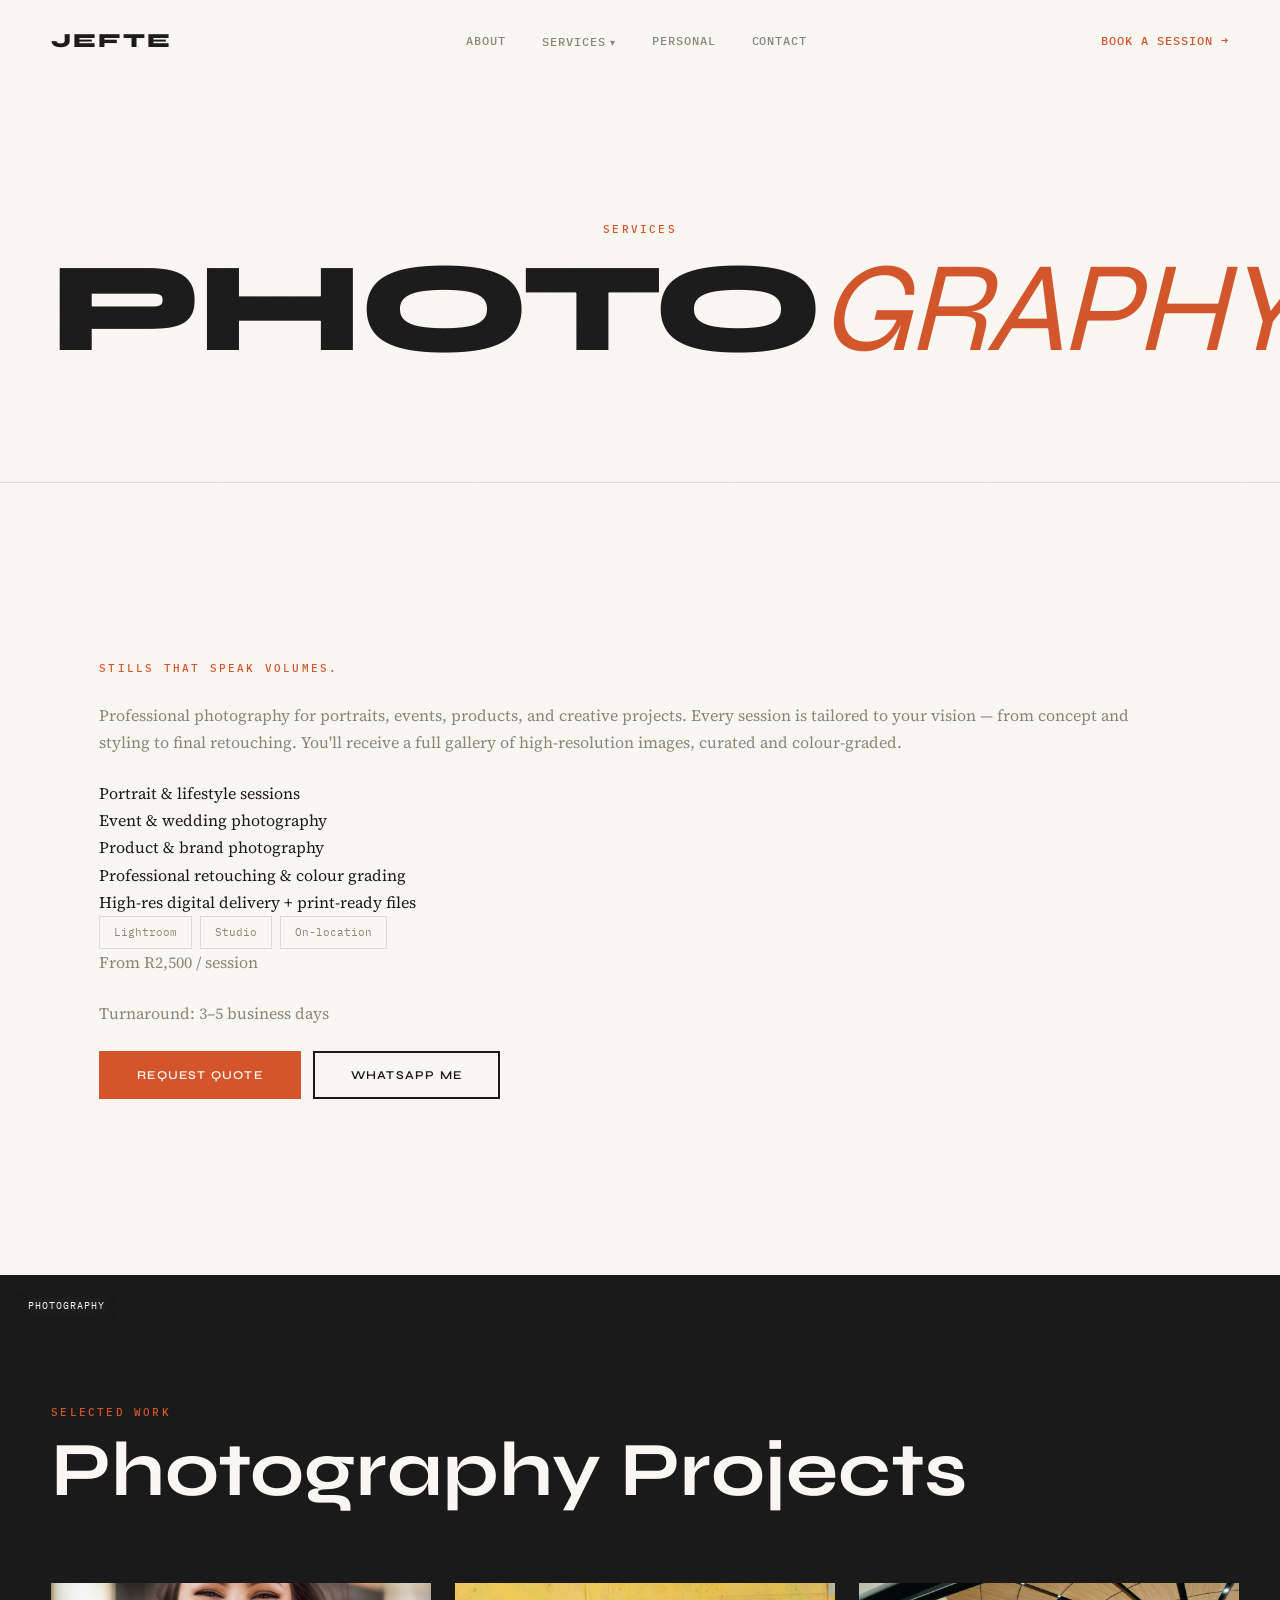
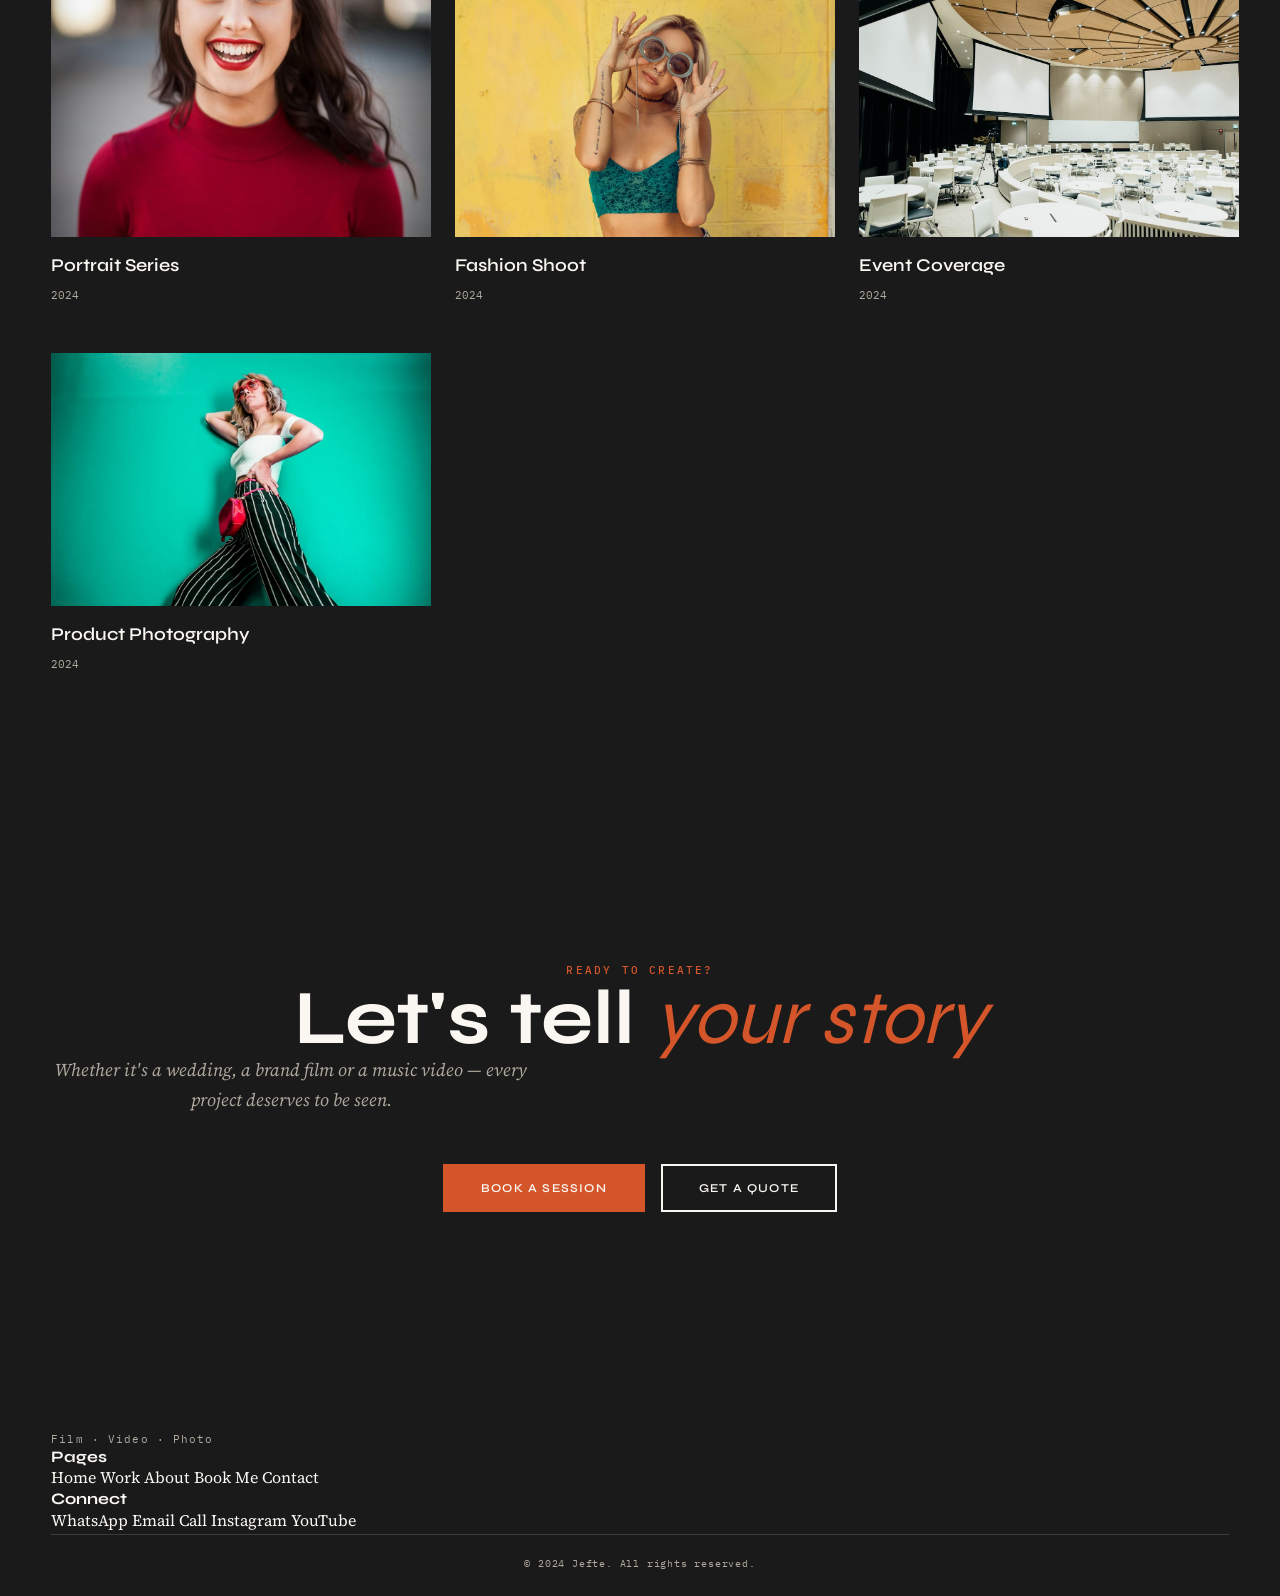
<file: photography.html>
<!DOCTYPE html>
<html lang="en">
<head>
  <meta charset="UTF-8">
  <meta name="viewport" content="width=device-width, initial-scale=1.0">
  <meta name="theme-color" content="#FAF7F2">
  <title>Photography — Jefte</title>
  <link rel="icon" href="images/icons/favicon.svg" type="image/svg+xml">
  <link rel="preconnect" href="https://fonts.googleapis.com">
  <link rel="preconnect" href="https://fonts.gstatic.com" crossorigin>
  <link href="https://fonts.googleapis.com/css2?family=IBM+Plex+Mono:wght@400;500&family=Source+Serif+4:ital,wght@0,400;0,600;1,400&family=Syne:wght@400..800&display=swap" rel="stylesheet">
  <link rel="stylesheet" href="css/style.css">
</head>
<body>

  <nav class="nav">
    <div class="container flex-between">
      <a href="index.html" class="nav-logo">JEFTE</a>
      <div class="nav-links">
        <a href="about.html">About</a>
        <div class="nav-dropdown">
          <span class="nav-dropdown-toggle">Services <span class="nav-dropdown-arrow">▾</span></span>
          <div class="nav-dropdown-menu">
            <a href="film-editing.html">Film Editing</a>
            <a href="videography.html">Event Videography</a>
            <a href="photography.html">Photography</a>
            <a href="documentaries.html">Documentaries</a>
          </div>
        </div>
        
        <a href="personal.html">Personal</a>
        <a href="contact.html">Contact</a>
      </div>
      <a href="booking.html" class="nav-cta">Book a Session &rarr;</a>
      <button class="nav-hamburger" aria-label="Toggle menu"><span></span><span></span><span></span></button>
    </div>
  </nav>
  <div class="nav-mobile">
    <a href="index.html">Home</a>
    <a href="about.html">About</a>
    <a href="film-editing.html" class="nav-mobile-sub">Film Editing</a>
    <a href="videography.html" class="nav-mobile-sub">Event Videography</a>
    <a href="photography.html" class="nav-mobile-sub">Photography</a>
    <a href="documentaries.html" class="nav-mobile-sub">Documentaries</a>
    <a href="personal.html">Personal</a>
    <a href="contact.html">Contact</a>
    <a href="booking.html" class="btn btn-primary" style="margin-top:24px;">Book Me</a>
  </div>

  <header class="page-header section section--light">
    <div class="container">
      <p class="section-subtitle">Services</p>
      <h1>PHOTO<em>GRAPHY</em></h1>
    </div>
  </header>

  <section class="section section--light">
    <div class="container">
      <div class="service-card">
        <p class="section-subtitle">Stills that speak volumes.</p>
        <p>Professional photography for portraits, events, products, and creative projects. Every session is tailored to your vision &mdash; from concept and styling to final retouching. You'll receive a full gallery of high-resolution images, curated and colour-graded.</p>
        <ul>
          <li>Portrait &amp; lifestyle sessions</li>
          <li>Event &amp; wedding photography</li>
          <li>Product &amp; brand photography</li>
          <li>Professional retouching &amp; colour grading</li>
          <li>High-res digital delivery + print-ready files</li>
        </ul>
        <div class="service-tags">
          <span class="service-tag">Lightroom</span>
          <span class="service-tag">Studio</span>
          <span class="service-tag">On-location</span>
        </div>
        <p class="service-price">From R2,500 / session</p>
        <p>Turnaround: 3&ndash;5 business days</p>
        <div style="display:flex;gap:12px;flex-wrap:wrap;margin-top:24px;">
          <a href="quote.html" class="btn btn-primary">Request Quote</a>
          <a href="https://wa.me/27761708151?text=Hi%20Jefte%2C%20I%27m%20interested%20in%20photography" target="_blank" rel="noopener" class="btn btn-secondary">WhatsApp Me</a>
        </div>
      </div>
    </div>
  </section>

  <section class="section section--dark reveal">
    <div class="container">
      <div class="section-header">
        <div>
          <span class="section-subtitle">Selected Work</span>
          <h2>Photography Projects</h2>
        </div>
      </div>
      <div class="projects-grid">
        <a href="#" class="project-card" data-category="photography">
          <div class="project-card-image">
            <img src="images/portfolio/ketia-1.jpeg" alt="Portrait Series" loading="lazy">
          </div>
          <span class="project-card-category">PHOTOGRAPHY</span>
          <div class="project-card-info">
            <h3 class="project-card-title">Portrait Series</h3>
            <span class="project-card-meta">2024</span>
          </div>
        </a>
        <a href="#" class="project-card" data-category="photography">
          <div class="project-card-image">
            <img src="images/portfolio/ketia-2.jpeg" alt="Fashion Shoot" loading="lazy">
          </div>
          <span class="project-card-category">PHOTOGRAPHY</span>
          <div class="project-card-info">
            <h3 class="project-card-title">Fashion Shoot</h3>
            <span class="project-card-meta">2024</span>
          </div>
        </a>
        <a href="#" class="project-card" data-category="photography">
          <div class="project-card-image">
            <img src="images/portfolio/ketia-3.jpeg" alt="Event Coverage" loading="lazy">
          </div>
          <span class="project-card-category">PHOTOGRAPHY</span>
          <div class="project-card-info">
            <h3 class="project-card-title">Event Coverage</h3>
            <span class="project-card-meta">2024</span>
          </div>
        </a>
        <a href="#" class="project-card" data-category="photography">
          <div class="project-card-image">
            <img src="images/portfolio/photo-7.jpeg" alt="Product Photography" loading="lazy">
          </div>
          <span class="project-card-category">PHOTOGRAPHY</span>
          <div class="project-card-info">
            <h3 class="project-card-title">Product Photography</h3>
            <span class="project-card-meta">2024</span>
          </div>
        </a>
      </div>
    </div>
  </section>

  <section class="section section--dark reveal" style="text-align:center;">
    <div class="container">
      <span class="section-subtitle">Ready to create?</span>
      <h2>Let's tell <em>your story</em></h2>
      <p class="hero-subtitle">Whether it's a wedding, a brand film or a music video — every project deserves to be seen.</p>
      <div class="hero-buttons" style="justify-content:center;">
        <a href="booking.html" class="btn btn-primary">Book a Session</a>
        <a href="quote.html" class="btn btn-secondary">Get a Quote</a>
      </div>
    </div>
  </section>

  <footer class="footer">
    <div class="container">
      <div class="footer-top">
        <div class="footer-brand">
          <a href="index.html" class="nav-logo">JEFTE</a>
          <p>Film &middot; Video &middot; Photo</p>
        </div>
        <div>
          <h4 class="footer-heading">Pages</h4>
          <div class="footer-links">
            <a href="index.html">Home</a>
            <a href="portfolio.html">Work</a>
            <a href="about.html">About</a>
            <a href="booking.html">Book Me</a>
            <a href="contact.html">Contact</a>
          </div>
        </div>
        <div>
          <h4 class="footer-heading">Connect</h4>
          <div class="footer-links">
            <a href="https://wa.me/27761708151" target="_blank" rel="noopener">WhatsApp</a>
            <a href="mailto:jeftenotwstudios@gmail.com">Email</a>
            <a href="tel:+27761708151">Call</a>
            <a href="https://instagram.com/jeftes_photography" target="_blank" rel="noopener">Instagram</a>
            <a href="https://youtube.com/@jefte" target="_blank" rel="noopener">YouTube</a>
          </div>
        </div>
      </div>
      <div class="footer-bottom">
        <p>&copy; 2024 Jefte. All rights reserved.</p>
      </div>
    </div>
  </footer>

  <script src="js/main.js"></script>
</body>
</html>
</file>
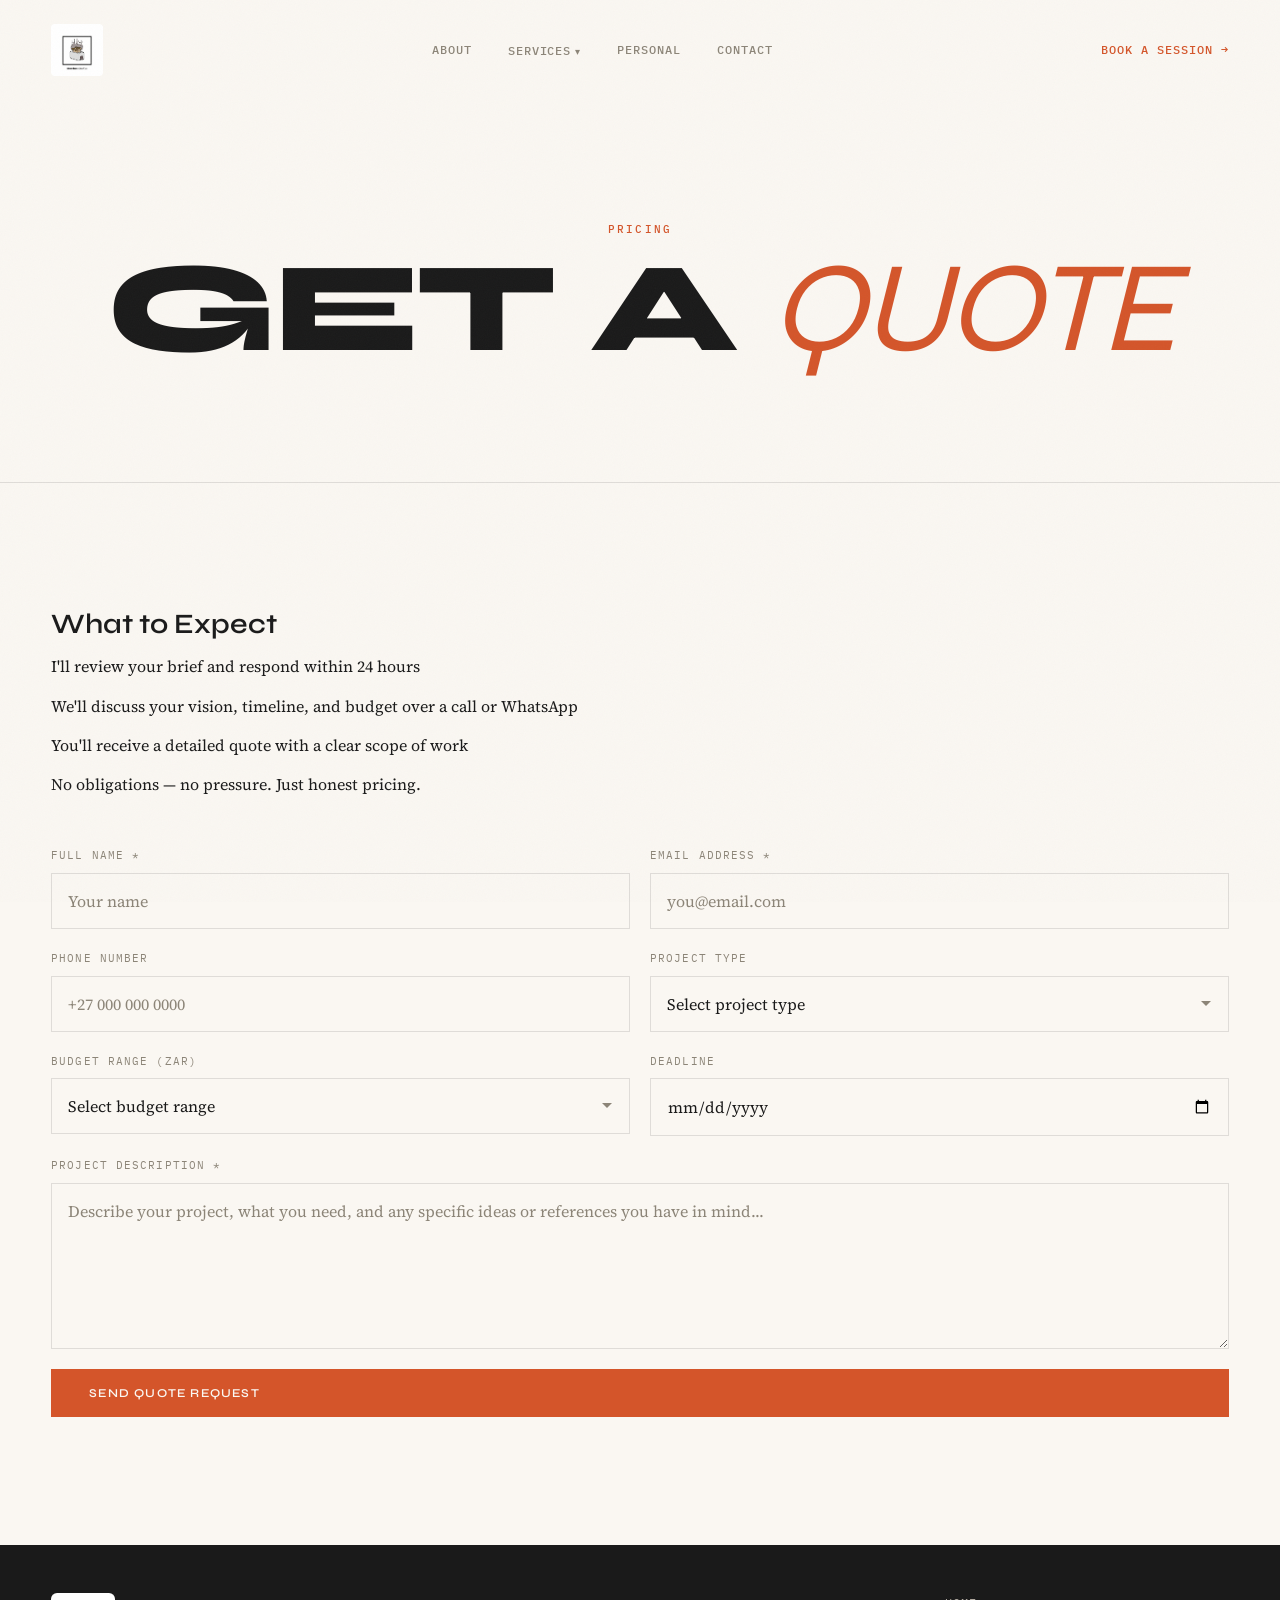
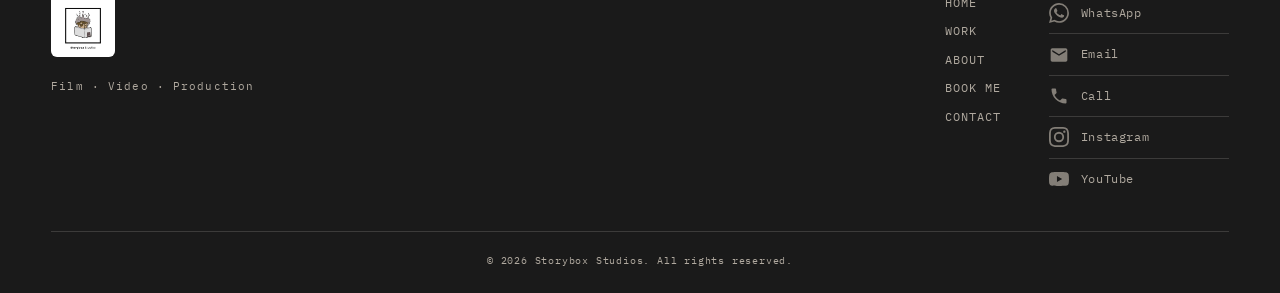
<file: quote.html>
<!DOCTYPE html>
<html lang="en">
<head>
  <meta charset="UTF-8">
  <meta name="viewport" content="width=device-width, initial-scale=1.0">
  <meta name="theme-color" content="#FAF7F2">
  <title>Request a Quote — Storybox Studios</title>
  <link rel="icon" href="images/icons/favicon.jpeg" type="image/jpeg">
  <link rel="preconnect" href="https://fonts.googleapis.com">
  <link rel="preconnect" href="https://fonts.gstatic.com" crossorigin>
  <link href="https://fonts.googleapis.com/css2?family=IBM+Plex+Mono:wght@400;500&family=Source+Serif+4:ital,wght@0,400;0,600;1,400&family=Syne:wght@400..800&display=swap" rel="stylesheet">
  <link rel="stylesheet" href="css/style.css">
</head>
<body>

  <nav class="nav">
    <div class="container flex-between">
      <a href="index.html" class="nav-logo"><img src="images/logo.jpeg" alt="Storybox Studios" class="nav-logo-img"></a>
      <div class="nav-links">
        <a href="about.html">About</a>
        <div class="nav-dropdown">
          <span class="nav-dropdown-toggle">Services <span class="nav-dropdown-arrow">▾</span></span>
          <div class="nav-dropdown-menu">
            <a href="film-editing.html">Trailers</a>
            <a href="videography.html">Behind The Scenes</a>
            <a href="documentaries.html">Documentary</a>
            <a href="social-media.html">Social Media</a>
            <a href="events.html">Event</a>
          </div>
        </div>
        
        <a href="personal.html">Personal</a>
        <a href="contact.html">Contact</a>
      </div>
      <a href="booking.html" class="nav-cta">Book a Session &rarr;</a>
      <button class="nav-hamburger" aria-label="Toggle menu"><span></span><span></span><span></span></button>
    </div>
  </nav>
  <div class="nav-mobile">
    <a href="index.html">Home</a>
    <a href="about.html">About</a>
    <a href="film-editing.html" class="nav-mobile-sub">Trailers</a>
    <a href="videography.html" class="nav-mobile-sub">Behind The Scenes</a>
    <a href="documentaries.html" class="nav-mobile-sub">Documentary</a>
    <a href="social-media.html" class="nav-mobile-sub">Social Media</a>
    <a href="events.html" class="nav-mobile-sub">Event</a>
    <a href="personal.html">Personal</a>
    <a href="contact.html">Contact</a>
    <a href="booking.html" class="btn btn-primary" style="margin-top:24px;">Book Me</a>
  </div>

  <header class="page-header section section--light">
    <div class="container">
      <p class="section-subtitle">Pricing</p>
      <h1>GET A <em>Quote</em></h1>
    </div>
  </header>

  <section class="section section--light reveal">
    <div class="container">

      <div style="margin-bottom:48px;max-width:640px;">
        <h3 style="margin-bottom:16px;">What to Expect</h3>
        <ul style="display:grid;gap:12px;">
          <li>I'll review your brief and respond within 24 hours</li>
          <li>We'll discuss your vision, timeline, and budget over a call or WhatsApp</li>
          <li>You'll receive a detailed quote with a clear scope of work</li>
          <li>No obligations &mdash; no pressure. Just honest pricing.</li>
        </ul>
      </div>

      <form class="form-grid" action="#" method="POST">
        <div class="form-group">
          <label for="name">Full Name *</label>
          <input type="text" id="name" name="name" class="form-input" placeholder="Your name" required>
        </div>
        <div class="form-group">
          <label for="email">Email Address *</label>
          <input type="email" id="email" name="email" class="form-input" placeholder="you@email.com" required>
        </div>
        <div class="form-group">
          <label for="phone">Phone Number</label>
          <input type="tel" id="phone" name="phone" class="form-input" placeholder="+27 000 000 0000">
        </div>
        <div class="form-group">
          <label for="project-type">Project Type</label>
          <select id="project-type" name="project-type" class="form-select">
            <option value="" disabled selected>Select project type</option>
            <option value="music-video">Music Video</option>
            <option value="brand-film">Brand Film</option>
            <option value="wedding">Wedding Film</option>
            <option value="event">Event Coverage</option>
            <option value="corporate">Corporate Video</option>
            <option value="editing-only">Editing Only</option>
            <option value="other">Other</option>
          </select>
        </div>
        <div class="form-group">
          <label for="budget">Budget Range (ZAR)</label>
          <select id="budget" name="budget" class="form-select">
            <option value="" disabled selected>Select budget range</option>
            <option value="under-3000">Under R3,000</option>
            <option value="3000-5000">R3,000 &ndash; R5,000</option>
            <option value="5000-10000">R5,000 &ndash; R10,000</option>
            <option value="10000-20000">R10,000 &ndash; R20,000</option>
            <option value="20000-plus">R20,000+</option>
            <option value="flexible">Flexible / Not sure</option>
          </select>
        </div>
        <div class="form-group">
          <label for="deadline">Deadline</label>
          <input type="date" id="deadline" name="deadline" class="form-input">
        </div>
        <div class="form-group full-width">
          <label for="description">Project Description *</label>
          <textarea id="description" name="description" class="form-textarea" rows="6" placeholder="Describe your project, what you need, and any specific ideas or references you have in mind..." required></textarea>
        </div>
        <div class="form-group full-width">
          <button type="submit" class="btn btn-primary">Send Quote Request</button>
        </div>
      </form>

    </div>
  </section>

  <footer class="footer">
    <div class="container">
      <div class="footer-compact">
        <div class="footer-brand">
          <a href="index.html" class="nav-logo" style="display:inline-block;margin-bottom:12px;"><img src="images/logo.jpeg" alt="Storybox Studios" class="nav-logo-img nav-logo-img--footer"></a>
          <p>Film &middot; Video &middot; Production</p>
        </div>
        <div class="footer-nav">
          <a href="index.html">Home</a>
          <a href="portfolio.html">Work</a>
          <a href="about.html">About</a>
          <a href="booking.html">Book Me</a>
          <a href="contact.html">Contact</a>
        </div>
        <div class="footer-social">
          <a href="https://wa.me/27761708151" target="_blank" rel="noopener" aria-label="WhatsApp"><svg width="20" height="20" viewBox="0 0 24 24" fill="currentColor"><path d="M17.472 14.382c-.297-.149-1.758-.867-2.03-.967-.273-.099-.471-.148-.67.15-.197.297-.767.966-.94 1.164-.173.199-.347.223-.644.075-.297-.15-1.255-.463-2.39-1.475-.883-.788-1.48-1.761-1.653-2.059-.173-.297-.018-.458.13-.606.134-.133.298-.347.446-.52.149-.174.198-.298.298-.497.099-.198.05-.371-.025-.52-.075-.149-.669-1.612-.916-2.207-.242-.579-.487-.5-.669-.51-.173-.008-.371-.01-.57-.01-.198 0-.52.074-.792.372-.272.297-1.04 1.016-1.04 2.479 0 1.462 1.065 2.875 1.213 3.074.149.198 2.096 3.2 5.077 4.487.709.306 1.262.489 1.694.625.712.227 1.36.195 1.871.118.571-.085 1.758-.719 2.006-1.413.248-.694.248-1.289.173-1.413-.074-.124-.272-.198-.57-.347m-5.421 7.403h-.004a9.87 9.87 0 01-5.031-1.378l-.361-.214-3.741.982.998-3.648-.235-.374a9.86 9.86 0 01-1.51-5.26c.001-5.45 4.436-9.884 9.888-9.884 2.64 0 5.122 1.03 6.988 2.898a9.825 9.825 0 012.893 6.994c-.003 5.45-4.437 9.884-9.885 9.884m8.413-18.297A11.815 11.815 0 0012.05 0C5.495 0 .16 5.335.157 11.892c0 2.096.547 4.142 1.588 5.945L.057 24l6.305-1.654a11.882 11.882 0 005.683 1.448h.005c6.554 0 11.89-5.335 11.893-11.893a11.821 11.821 0 00-3.48-8.413z"/></svg><span>WhatsApp</span></a>
          <a href="mailto:jeftenotwstudios@gmail.com" aria-label="Email"><svg width="20" height="20" viewBox="0 0 24 24" fill="currentColor"><path d="M20 4H4c-1.1 0-2 .9-2 2v12c0 1.1.9 2 2 2h16c1.1 0 2-.9 2-2V6c0-1.1-.9-2-2-2zm0 4l-8 5-8-5V6l8 5 8-5v2z"/></svg><span>Email</span></a>
          <a href="tel:+27761708151" aria-label="Call"><svg width="20" height="20" viewBox="0 0 24 24" fill="currentColor"><path d="M6.62 10.79c1.44 2.83 3.76 5.14 6.59 6.59l2.2-2.2c.27-.27.67-.36 1.02-.24 1.12.37 2.33.57 3.57.57.55 0 1 .45 1 1V20c0 .55-.45 1-1 1-9.39 0-17-7.61-17-17 0-.55.45-1 1-1h3.5c.55 0 1 .45 1 1 0 1.25.2 2.45.57 3.57.11.35.03.74-.25 1.02l-2.2 2.2z"/></svg><span>Call</span></a>
          <a href="https://instagram.com/jeftes_photography" target="_blank" rel="noopener" aria-label="Instagram"><svg width="20" height="20" viewBox="0 0 24 24" fill="currentColor"><path d="M12 2.163c3.204 0 3.584.012 4.85.07 3.252.148 4.771 1.691 4.919 4.919.058 1.265.069 1.645.069 4.849 0 3.205-.012 3.584-.069 4.849-.149 3.225-1.664 4.771-4.919 4.919-1.266.058-1.644.07-4.85.07-3.204 0-3.584-.012-4.849-.07-3.26-.149-4.771-1.699-4.919-4.92-.058-1.265-.07-1.644-.07-4.849 0-3.204.013-3.583.07-4.849.149-3.227 1.664-4.771 4.919-4.919 1.266-.057 1.645-.069 4.849-.069zM12 0C8.741 0 8.333.014 7.053.072 2.695.272.273 2.69.073 7.052.014 8.333 0 8.741 0 12c0 3.259.014 3.668.072 4.948.2 4.358 2.618 6.78 6.98 6.98C8.333 23.986 8.741 24 12 24c3.259 0 3.668-.014 4.948-.072 4.354-.2 6.782-2.618 6.979-6.98.059-1.28.073-1.689.073-4.948 0-3.259-.014-3.667-.072-4.947-.196-4.354-2.617-6.78-6.979-6.98C15.668.014 15.259 0 12 0zm0 5.838a6.162 6.162 0 100 12.324 6.162 6.162 0 000-12.324zM12 16a4 4 0 110-8 4 4 0 010 8zm6.406-11.845a1.44 1.44 0 100 2.881 1.44 1.44 0 000-2.881z"/></svg><span>Instagram</span></a>
          <a href="https://youtube.com/@jefte" target="_blank" rel="noopener" aria-label="YouTube"><svg width="20" height="20" viewBox="0 0 24 24" fill="currentColor"><path d="M23.498 6.186a3.016 3.016 0 00-2.122-2.136C19.505 3.545 12 3.545 12 3.545s-7.505 0-9.377.505A3.017 3.017 0 00.502 6.186C0 8.07 0 12 0 12s0 3.93.502 5.814a3.016 3.016 0 002.122 2.136c1.871.505 9.376.505 9.376.505s7.505 0 9.377-.505a3.015 3.015 0 002.122-2.136C24 15.93 24 12 24 12s0-3.93-.502-5.814zM9.545 15.568V8.432L15.818 12l-6.273 3.568z"/></svg><span>YouTube</span></a>
        </div>
      </div>
      <div class="footer-bottom">
        <p>&copy; 2026 Storybox Studios. All rights reserved.</p>
      </div>
    </div>
  </footer>

  <script src="js/main.js"></script>
</body>
</html>
</file>
<file: css/style.css>
/* ============================================================
   JEFTE PORTFOLIO — Editorial Brutalist Stylesheet
   Film Editor / Videographer / Photographer

   Aesthetic: High-fashion magazine meets architectural brutalism
   References: Vogue, Wallpaper*, Kinfolk
   ============================================================ */


/* ============================================================
   0. CSS CUSTOM PROPERTIES
   ============================================================ */

:root {
  /* Backgrounds */
  --bg-light: #FAF7F2;
  --bg-dark: #1A1A1A;
  --bg-darker: #111111;

  /* Text */
  --text-dark: #1A1A1A;
  --text-light: #FAF7F2;
  --text-muted: #8C8578;
  --text-muted-light: #B0A99F;

  /* Accent */
  --accent: #D4552A;
  --accent-hover: #E06030;

  /* Borders */
  --border-dark: #1A1A1A;
  --border-light: rgba(26, 26, 26, 0.12);
  --border-light-on-dark: rgba(250, 247, 242, 0.15);

  /* Spacing */
  --section-padding: clamp(80px, 10vw, 160px);
  --container-padding: clamp(24px, 4vw, 60px);
}


/* ============================================================
   1. RESET & BASE
   ============================================================ */

*,
*::before,
*::after {
  box-sizing: border-box;
  margin: 0;
  padding: 0;
}

html {
  scroll-behavior: smooth;
  -webkit-text-size-adjust: 100%;
}

body {
  font-family: 'Source Serif 4', serif;
  font-size: 1rem;
  line-height: 1.7;
  color: var(--text-dark);
  background-color: var(--bg-light);
  -webkit-font-smoothing: antialiased;
  -moz-osx-font-smoothing: grayscale;
  overflow-x: hidden;
}

/* Film Grain Overlay — static texture, no animation to prevent edge flicker */
body::after {
  content: '';
  position: fixed;
  top: -2px;
  left: -2px;
  width: calc(100% + 4px);
  height: calc(100% + 4px);
  pointer-events: none;
  z-index: 9999;
  opacity: 0.03;
  background-image: url("data:image/svg+xml,%3Csvg viewBox='0 0 256 256' xmlns='http://www.w3.org/2000/svg'%3E%3Cfilter id='noise'%3E%3CfeTurbulence type='fractalNoise' baseFrequency='0.9' numOctaves='4' stitchTiles='stitch'/%3E%3C/filter%3E%3Crect width='100%25' height='100%25' filter='url(%23noise)'/%3E%3C/svg%3E");
  background-repeat: repeat;
  background-size: 256px 256px;
}

::selection {
  background-color: var(--accent);
  color: var(--text-light);
}

img {
  max-width: 100%;
  height: auto;
  display: block;
}

a {
  color: inherit;
  text-decoration: none;
}

ul,
ol {
  list-style: none;
}

button {
  font-family: inherit;
  cursor: pointer;
  border: none;
  background: none;
}

input,
select,
textarea {
  font-family: inherit;
  font-size: inherit;
}


/* ============================================================
   2. TYPOGRAPHY
   ============================================================ */

h1, h2, h3, h4, h5, h6 {
  font-family: 'Syne', sans-serif;
  font-weight: 700;
  line-height: 0.95;
}

h1 {
  font-size: clamp(3rem, 10vw, 10rem);
  font-weight: 800;
  line-height: 0.9;
  letter-spacing: -0.03em;
  text-transform: uppercase;
}

h2 {
  font-size: clamp(2.5rem, 6vw, 5rem);
  font-weight: 700;
  line-height: 0.95;
}

h3 {
  font-size: clamp(1.25rem, 2.5vw, 1.75rem);
  font-weight: 600;
}

p {
  font-family: 'Source Serif 4', serif;
  line-height: 1.7;
  color: var(--text-muted);
}

/* Dramatic weight contrast — thin italic em inside bold headings */
h1 em,
h2 em {
  font-style: italic;
  font-weight: 400;
  color: var(--accent);
}

/* Section subtitle — monospace label */
.section-subtitle {
  font-family: 'IBM Plex Mono', monospace;
  font-size: 0.6875rem;
  font-weight: 500;
  letter-spacing: 0.2em;
  text-transform: uppercase;
  color: var(--accent);
}

/* Large decorative section numbers: 01, 02, 03 ... */
.section-number {
  font-family: 'Syne', sans-serif;
  font-size: clamp(6rem, 15vw, 12rem);
  font-weight: 800;
  color: transparent;
  -webkit-text-stroke: 1px rgba(26, 26, 26, 0.08);
  position: absolute;
  pointer-events: none;
  user-select: none;
  line-height: 1;
}

/* Section numbers on dark backgrounds */
.section--dark .section-number {
  -webkit-text-stroke-color: rgba(250, 247, 242, 0.06);
}


/* ============================================================
   3. LAYOUT
   ============================================================ */

.container {
  max-width: 1400px;
  margin-left: auto;
  margin-right: auto;
  padding-left: var(--container-padding);
  padding-right: var(--container-padding);
}

section {
  padding: var(--section-padding) 0;
  position: relative;
  overflow: hidden;
}

.section--dark {
  background-color: var(--bg-dark);
  color: var(--text-light);
}

.section--dark p {
  color: var(--text-muted-light);
}

.section--dark h1,
.section--dark h2,
.section--dark h3 {
  color: var(--text-light);
}

.section--light {
  background-color: var(--bg-light);
}


/* ============================================================
   4. NAVIGATION
   ============================================================ */

.nav {
  position: fixed;
  top: 0;
  left: 0;
  width: 100%;
  z-index: 1000;
  padding: 24px 0;
  transition: background 0.4s ease, padding 0.3s ease, border-color 0.3s ease;
}

.nav-scrolled {
  background: rgba(250, 247, 242, 0.95);
  backdrop-filter: blur(20px);
  -webkit-backdrop-filter: blur(20px);
  border-bottom: 1px solid var(--border-light);
  padding: 16px 0;
}

.nav .container {
  display: flex;
  align-items: center;
  justify-content: space-between;
}

.nav-logo {
  font-family: 'Syne', sans-serif;
  font-size: 1.25rem;
  font-weight: 800;
  text-transform: uppercase;
  letter-spacing: 0.1em;
  color: var(--text-dark);
  transition: color 0.3s ease;
}

.flex-between {
  display: flex;
  align-items: center;
  justify-content: space-between;
}

/* Desktop nav links */
.nav-links {
  display: none;
  align-items: center;
  gap: 36px;
}

.nav-links a {
  font-family: 'IBM Plex Mono', monospace;
  font-size: 0.75rem;
  font-weight: 500;
  text-transform: uppercase;
  letter-spacing: 0.08em;
  color: var(--text-muted);
  transition: color 0.3s ease;
}

.nav-links a:hover {
  color: var(--text-dark);
}

.nav-links a.active {
  color: var(--accent);
}

/* CTA link in nav */
.nav-cta {
  display: none;
  font-family: 'IBM Plex Mono', monospace;
  font-size: 0.75rem;
  font-weight: 500;
  text-transform: uppercase;
  letter-spacing: 0.08em;
  color: var(--accent);
  transition: color 0.3s ease;
}

.nav-cta:hover {
  color: var(--accent-hover);
}

/* Nav Dropdown */
.nav-dropdown {
  position: relative;
}

.nav-dropdown-toggle {
  font-family: 'IBM Plex Mono', monospace;
  font-size: 0.75rem;
  font-weight: 500;
  text-transform: uppercase;
  letter-spacing: 0.08em;
  color: var(--text-muted);
  transition: color 0.3s ease;
  cursor: pointer;
  display: inline-flex;
  align-items: center;
  gap: 4px;
}

.nav-dropdown-toggle:hover,
.nav-dropdown-toggle.active {
  color: var(--text-dark);
}

.nav-dropdown-arrow {
  font-size: 0.625rem;
  transition: transform 0.3s ease;
}

.nav-dropdown:hover .nav-dropdown-arrow {
  transform: rotate(180deg);
}

.nav-dropdown-menu {
  position: absolute;
  top: calc(100% + 12px);
  left: 50%;
  transform: translateX(-50%);
  background: var(--bg-light);
  border: 1px solid var(--border-light);
  padding: 12px 0;
  min-width: 200px;
  opacity: 0;
  visibility: hidden;
  transform: translateX(-50%) translateY(8px);
  transition: all 0.3s ease;
  z-index: 100;
  box-shadow: 0 8px 32px rgba(0,0,0,0.08);
}

.nav-dropdown:hover .nav-dropdown-menu {
  opacity: 1;
  visibility: visible;
  transform: translateX(-50%) translateY(0);
}

.nav-dropdown-menu a {
  display: block;
  padding: 10px 24px;
  font-family: 'IBM Plex Mono', monospace;
  font-size: 0.6875rem;
  font-weight: 400;
  letter-spacing: 0.05em;
  color: var(--text-muted);
  transition: all 0.2s ease;
}

.nav-dropdown-menu a:hover {
  color: var(--accent);
  padding-left: 28px;
}

/* Dark nav dropdown */
.section--dark .nav-dropdown-menu,
.nav--dark .nav-dropdown-menu {
  background: var(--bg-dark);
  border-color: var(--border-light-on-dark);
}

/* Mobile sub-items */
.nav-mobile-sub {
  font-size: 0.95rem !important;
  font-weight: 400 !important;
  padding-left: 20px !important;
  text-transform: none !important;
  letter-spacing: 0.02em !important;
  color: var(--text-muted-light) !important;
  font-family: 'IBM Plex Mono', monospace !important;
  border-bottom-color: rgba(250, 247, 242, 0.06) !important;
  padding-top: 10px;
  padding-bottom: 10px;
}

.nav-mobile-sub::before {
  content: '';
  display: inline-block;
  width: 16px;
  height: 1px;
  background: var(--accent);
  margin-right: 12px;
  vertical-align: middle;
}

/* Showreel Hero — full-width video at top */
.showreel-hero {
  padding: 0;
  margin-top: 72px; /* clear fixed nav */
  background: var(--bg-darker);
  position: relative;
  overflow: visible;
}

.showreel-hero .video-placeholder {
  min-height: 60vh;
  max-height: 80vh;
}

/* Hamburger */
.nav-hamburger {
  display: flex;
  flex-direction: column;
  justify-content: center;
  gap: 6px;
  width: 28px;
  height: 28px;
  cursor: pointer;
  background: none;
  border: none;
  padding: 0;
  z-index: 1001;
}

.nav-hamburger span {
  display: block;
  width: 24px;
  height: 2px;
  background-color: var(--text-dark);
  transition: transform 0.3s ease, opacity 0.3s ease;
}

.nav-hamburger.active span {
  background-color: var(--text-light);
}

.nav-hamburger.active span:nth-child(1) {
  transform: translateY(8px) rotate(45deg);
}

.nav-hamburger.active span:nth-child(2) {
  opacity: 0;
}

.nav-hamburger.active span:nth-child(3) {
  transform: translateY(-8px) rotate(-45deg);
}

/* Mobile menu */
.nav-mobile {
  position: fixed;
  top: 0;
  left: 0;
  width: 100%;
  height: 100vh;
  background-color: var(--bg-dark);
  display: flex;
  flex-direction: column;
  align-items: flex-start;
  justify-content: center;
  padding: 80px 40px 40px;
  gap: 0;
  opacity: 0;
  visibility: hidden;
  transition: opacity 0.4s ease, visibility 0.4s ease;
  z-index: 999;
  overflow-y: auto;
}

.nav-mobile.active {
  opacity: 1;
  visibility: visible;
}

.nav-mobile a {
  font-family: 'Syne', sans-serif;
  font-size: 1.5rem;
  font-weight: 600;
  text-transform: uppercase;
  letter-spacing: 0.04em;
  color: var(--text-light);
  transition: color 0.3s ease;
  padding: 12px 0;
  display: block;
  width: 100%;
  border-bottom: 1px solid var(--border-light-on-dark);
}

.nav-mobile a:last-of-type {
  border-bottom: none;
}

.nav-mobile a:hover,
.nav-mobile a:active {
  color: var(--accent);
}

.nav-mobile .btn {
  margin-top: 32px;
  width: 100%;
  justify-content: center;
  border-bottom: none;
  font-size: 0.85rem;
}

/* Dark nav variant — for pages with dark hero */
.nav--dark .nav-logo {
  color: var(--text-light);
}

.nav--dark .nav-hamburger span {
  background-color: var(--text-light);
}

.nav--dark .nav-links a {
  color: var(--text-muted-light);
}

.nav--dark .nav-links a:hover {
  color: var(--text-light);
}

.nav--dark.nav-scrolled {
  background: rgba(26, 26, 26, 0.95);
}

.nav--dark.nav-scrolled .nav-logo {
  color: var(--text-light);
}

/* Desktop breakpoint */
@media (min-width: 1024px) {
  .nav-links {
    display: flex;
  }

  .nav-cta {
    display: inline-flex;
    align-items: center;
    gap: 6px;
  }

  .nav-hamburger {
    display: none;
  }
}


/* ============================================================
   5. HERO
   ============================================================ */

.hero {
  min-height: 100vh;
  display: flex;
  flex-direction: column;
  justify-content: center;
  position: relative;
  background-color: var(--bg-light);
  overflow: hidden;
  padding-top: 120px;
  padding-bottom: 180px;
}

.hero-content {
  position: relative;
  z-index: 2;
}

.hero h1 {
  margin-bottom: 32px;
}

.hero-subtitle {
  font-family: 'Source Serif 4', serif;
  font-style: italic;
  font-size: 1.125rem;
  max-width: 480px;
  color: var(--text-muted);
  margin-bottom: 48px;
  line-height: 1.7;
}

.hero-buttons {
  display: flex;
  gap: 16px;
  flex-wrap: wrap;
}

/* Hero stats bar */
.hero-stats {
  position: relative;
  border-top: 1px solid var(--border-light);
  padding: 32px 0;
  margin-top: 48px;
}

.hero-stats .container {
  display: grid;
  grid-template-columns: repeat(2, 1fr);
  gap: 24px;
}

.stat {
  text-align: center;
  position: relative;
}

.stat-number {
  font-family: 'Syne', sans-serif;
  font-size: clamp(2rem, 4vw, 3rem);
  font-weight: 700;
  color: var(--text-dark);
  line-height: 1.1;
  display: block;
}

.stat-label {
  font-family: 'IBM Plex Mono', monospace;
  font-size: 0.625rem;
  letter-spacing: 0.15em;
  text-transform: uppercase;
  color: var(--text-muted);
  display: block;
  margin-top: 4px;
}

/* Scroll indicator */
.scroll-indicator {
  position: absolute;
  bottom: 160px;
  left: 50%;
  transform: translateX(-50%);
  display: flex;
  flex-direction: column;
  align-items: center;
  gap: 12px;
  z-index: 2;
}

.scroll-indicator span {
  font-family: 'IBM Plex Mono', monospace;
  font-size: 0.625rem;
  letter-spacing: 0.15em;
  text-transform: uppercase;
  color: var(--text-muted);
}

.scroll-indicator::after {
  content: '';
  display: block;
  width: 1px;
  height: 50px;
  background: linear-gradient(to bottom, var(--accent), transparent);
  animation: scrollPulse 2s ease-in-out infinite;
}

@keyframes scrollPulse {
  0%, 100% {
    opacity: 1;
    transform: scaleY(1);
  }
  50% {
    opacity: 0.4;
    transform: scaleY(0.6);
  }
}

/* Desktop stats — 4 columns with dividers */
@media (min-width: 768px) {
  .hero-stats .container {
    grid-template-columns: repeat(4, 1fr);
  }

  .stat + .stat::before {
    content: '';
    position: absolute;
    left: 0;
    top: 50%;
    transform: translateY(-50%);
    width: 1px;
    height: 40px;
    background-color: var(--border-light);
  }
}


/* ============================================================
   6. BUTTONS
   ============================================================ */

.btn {
  display: inline-flex;
  align-items: center;
  gap: 8px;
  padding: 16px 36px;
  font-family: 'Syne', sans-serif;
  font-size: 0.75rem;
  font-weight: 600;
  text-transform: uppercase;
  letter-spacing: 0.1em;
  border-radius: 0;
  cursor: pointer;
  transition: all 0.3s ease;
  line-height: 1;
}

.btn-primary {
  background-color: var(--accent);
  color: var(--text-light);
  border: 2px solid var(--accent);
}

.btn-primary:hover {
  background-color: var(--accent-hover);
  border-color: var(--accent-hover);
  transform: translateY(-2px);
}

.btn-secondary {
  background-color: transparent;
  color: var(--text-dark);
  border: 2px solid var(--text-dark);
}

.btn-secondary:hover {
  background-color: var(--text-dark);
  color: var(--text-light);
}

/* Secondary button on dark sections */
.section--dark .btn-secondary {
  border-color: var(--text-light);
  color: var(--text-light);
}

.section--dark .btn-secondary:hover {
  background-color: var(--text-light);
  color: var(--text-dark);
}

/* Text button — minimal, with arrow */
.btn-text {
  padding: 0;
  border: none;
  background: none;
  color: var(--accent);
  font-family: 'IBM Plex Mono', monospace;
  font-size: 0.75rem;
  font-weight: 500;
  text-transform: uppercase;
  letter-spacing: 0.08em;
  cursor: pointer;
  transition: color 0.3s ease;
  display: inline-flex;
  align-items: center;
  gap: 6px;
}

.btn-text::after {
  content: '\2192';
  display: inline-block;
  transition: transform 0.3s ease;
}

.btn-text:hover::after {
  transform: translateX(4px);
}

.btn-text:hover {
  color: var(--accent-hover);
}


/* ============================================================
   7. SECTION HEADERS
   ============================================================ */

.section-header {
  display: flex;
  justify-content: space-between;
  align-items: flex-end;
  flex-wrap: wrap;
  gap: 16px;
  margin-bottom: clamp(48px, 6vw, 80px);
}

.section-header .section-subtitle {
  display: block;
  margin-bottom: 12px;
}


/* ============================================================
   8. SHOWREEL / VIDEO PLACEHOLDER
   ============================================================ */

.video-placeholder {
  position: relative;
  aspect-ratio: 16 / 9;
  background-color: var(--bg-darker);
  border: 1px solid var(--border-light-on-dark);
  overflow: hidden;
  display: flex;
  align-items: center;
  justify-content: center;
}

.video-placeholder span {
  font-family: 'IBM Plex Mono', monospace;
  font-size: 0.875rem;
  color: var(--text-muted-light);
  letter-spacing: 0.1em;
  text-transform: uppercase;
}

.play-btn {
  position: absolute;
  top: 50%;
  left: 50%;
  transform: translate(-50%, -50%);
  width: 80px;
  height: 80px;
  border: 2px solid var(--accent);
  background: transparent;
  display: flex;
  align-items: center;
  justify-content: center;
  cursor: pointer;
  transition: background-color 0.3s ease;
}

.play-btn svg {
  fill: var(--accent);
  width: 24px;
  height: 24px;
  transition: fill 0.3s ease;
}

.play-btn:hover {
  background-color: var(--accent);
}

.play-btn:hover svg {
  fill: var(--text-light);
}


/* ============================================================
   9. PROJECTS — HORIZONTAL SCROLL
   ============================================================ */

.projects-scroll {
  display: flex;
  gap: 24px;
  overflow-x: auto;
  scroll-snap-type: x mandatory;
  padding-bottom: 24px;
  -webkit-overflow-scrolling: touch;
}

/* Custom scrollbar */
.projects-scroll::-webkit-scrollbar {
  height: 3px;
}

.projects-scroll::-webkit-scrollbar-track {
  background: rgba(250, 247, 242, 0.1);
}

.projects-scroll::-webkit-scrollbar-thumb {
  background-color: var(--accent);
}

/* Project card */
.project-card {
  flex-shrink: 0;
  width: clamp(280px, 30vw, 380px);
  scroll-snap-align: start;
  cursor: pointer;
  transition: border-color 0.3s ease;
  border-bottom: 2px solid transparent;
}

.project-card:hover {
  border-bottom-color: var(--accent);
}

.project-card-image {
  aspect-ratio: 3 / 2;
  background-color: #2a2a2a;
  overflow: hidden;
  position: relative;
}

.project-card-image img {
  width: 100%;
  height: 100%;
  object-fit: cover;
  transition: transform 0.6s cubic-bezier(0.16, 1, 0.3, 1);
}

.project-card:hover .project-card-image img {
  transform: scale(1.05);
}

.project-card-category {
  font-family: 'IBM Plex Mono', monospace;
  font-size: 0.625rem;
  text-transform: uppercase;
  letter-spacing: 0.1em;
  position: absolute;
  top: 16px;
  left: 16px;
  background: rgba(26, 26, 26, 0.8);
  color: var(--text-light);
  padding: 6px 12px;
  backdrop-filter: blur(4px);
  -webkit-backdrop-filter: blur(4px);
  z-index: 1;
}

.project-card-info {
  padding: 20px 0;
}

.project-card-title {
  font-family: 'Syne', sans-serif;
  font-size: 1.125rem;
  font-weight: 600;
  color: var(--text-light);
  margin-bottom: 6px;
}

.project-card-meta {
  font-family: 'IBM Plex Mono', monospace;
  font-size: 0.6875rem;
  color: var(--text-muted-light);
}


/* ============================================================
   10. SERVICES
   ============================================================ */

.services-grid {
  display: grid;
  grid-template-columns: 1fr;
  gap: 1px;
  background-color: var(--border-light);
}

.service-card {
  padding: clamp(32px, 4vw, 48px);
  background-color: var(--bg-light);
  border: none;
}

.service-card h3 {
  font-family: 'Syne', sans-serif;
  margin-bottom: 16px;
  transition: color 0.3s ease;
}

.service-card:hover h3 {
  color: var(--accent);
}

.service-card p {
  margin-bottom: 24px;
}

.service-tags {
  display: flex;
  flex-wrap: wrap;
  gap: 8px;
}

.service-tag {
  font-family: 'IBM Plex Mono', monospace;
  font-size: 0.6875rem;
  padding: 6px 14px;
  border: 1px solid var(--border-light);
  color: var(--text-muted);
  transition: border-color 0.3s ease, color 0.3s ease;
}

.service-tag:hover {
  border-color: var(--accent);
  color: var(--accent);
}

@media (min-width: 1024px) {
  .services-grid {
    grid-template-columns: repeat(2, 1fr);
  }
}


/* ============================================================
   11. CTA SECTION
   ============================================================ */

.cta-section {
  background-color: var(--bg-dark);
  text-align: center;
  padding: clamp(100px, 12vw, 200px) 0;
}

.cta-section h2 {
  color: var(--text-light);
  margin-bottom: 20px;
}

.cta-section .section-subtitle {
  color: var(--accent);
  display: block;
  margin-bottom: 12px;
}

.cta-section p {
  color: var(--text-muted-light);
  max-width: 520px;
  margin-left: auto;
  margin-right: auto;
  margin-bottom: 40px;
}

.cta-section .btn {
  margin: 0 auto;
}


/* ============================================================
   12. ABOUT PAGE
   ============================================================ */

.about-grid {
  display: grid;
  grid-template-columns: 1fr;
  gap: clamp(40px, 5vw, 80px);
  align-items: start;
}

.about-image {
  aspect-ratio: 3 / 4;
  background-color: #ddd;
  position: relative;
  overflow: hidden;
}

.about-image img {
  width: 100%;
  height: 100%;
  object-fit: cover;
}

/* Decorative accent square */
.about-image::after {
  content: '';
  position: absolute;
  bottom: -20px;
  right: -20px;
  width: 100px;
  height: 100px;
  border: 2px solid var(--accent);
  z-index: -1;
}

/* Info grid — 2x2 structured data */
.info-grid {
  display: grid;
  grid-template-columns: 1fr 1fr;
  gap: 24px;
  padding: 40px 0;
  border-top: 1px solid var(--border-light);
  border-bottom: 1px solid var(--border-light);
}

.info-label {
  font-family: 'IBM Plex Mono', monospace;
  font-size: 0.625rem;
  text-transform: uppercase;
  letter-spacing: 0.15em;
  color: var(--text-muted);
  margin-bottom: 4px;
}

.info-value {
  font-family: 'Syne', sans-serif;
  font-size: 1rem;
  font-weight: 600;
  color: var(--text-dark);
}

/* Timeline */
.timeline {
  padding-left: 40px;
  position: relative;
}

.timeline::before {
  content: '';
  position: absolute;
  left: 4px;
  top: 0;
  bottom: 0;
  width: 1px;
  background-color: var(--border-light);
}

.timeline-item {
  position: relative;
  padding-bottom: 32px;
}

.timeline-item:last-child {
  padding-bottom: 0;
}

.timeline-item::before {
  content: '';
  position: absolute;
  left: -40px;
  top: 6px;
  width: 10px;
  height: 10px;
  border-radius: 50%;
  background-color: var(--accent);
  border: none;
}

.timeline-year {
  font-family: 'IBM Plex Mono', monospace;
  font-size: 0.75rem;
  font-weight: 500;
  color: var(--accent);
  letter-spacing: 0.08em;
  margin-bottom: 6px;
  display: block;
}

.timeline-item h4 {
  font-family: 'Syne', sans-serif;
  font-size: 1rem;
  font-weight: 600;
  margin-bottom: 4px;
}

.timeline-item p {
  font-size: 0.9375rem;
}

/* Tools grid */
.tools-grid {
  display: flex;
  flex-wrap: wrap;
  gap: 10px;
}

.tool-item {
  padding: 10px 18px;
  border: 1px solid var(--border-light);
  font-family: 'IBM Plex Mono', monospace;
  font-size: 0.75rem;
  color: var(--text-muted);
  transition: border-color 0.3s ease, color 0.3s ease;
}

.tool-item:hover {
  border-color: var(--accent);
  color: var(--accent);
}

@media (min-width: 1024px) {
  .about-grid {
    grid-template-columns: 5fr 4fr;
  }
}


/* ============================================================
   13. FORMS (Booking, Quote, Contact)
   ============================================================ */

.form-grid {
  display: grid;
  grid-template-columns: 1fr;
  gap: 20px;
}

.form-group {
  display: flex;
  flex-direction: column;
  gap: 8px;
}

.form-group label {
  font-family: 'IBM Plex Mono', monospace;
  font-size: 0.6875rem;
  text-transform: uppercase;
  letter-spacing: 0.1em;
  color: var(--text-muted);
}

.form-input,
.form-select,
.form-textarea {
  width: 100%;
  padding: 16px;
  background: transparent;
  border: 1px solid var(--border-light);
  border-radius: 0;
  color: var(--text-dark);
  font-family: 'Source Serif 4', serif;
  font-size: 1rem;
  transition: border-color 0.3s ease, box-shadow 0.3s ease;
  -webkit-appearance: none;
  appearance: none;
}

.form-input:focus,
.form-select:focus,
.form-textarea:focus {
  outline: none;
  border-color: var(--accent);
  box-shadow: 0 0 0 3px rgba(212, 85, 42, 0.1);
}

.form-input::placeholder,
.form-textarea::placeholder {
  color: var(--text-muted);
}

/* Custom select arrow */
.form-select {
  background-image: url("data:image/svg+xml,%3Csvg xmlns='http://www.w3.org/2000/svg' width='12' height='8' viewBox='0 0 12 8'%3E%3Cpath fill='%238C8578' d='M1 1l5 5 5-5'/%3E%3C/svg%3E");
  background-repeat: no-repeat;
  background-position: right 16px center;
  padding-right: 44px;
}

.form-textarea {
  min-height: 140px;
  resize: vertical;
}

/* Forms on dark backgrounds */
.section--dark .form-input,
.section--dark .form-select,
.section--dark .form-textarea {
  border-color: var(--border-light-on-dark);
  color: var(--text-light);
}

.section--dark .form-input::placeholder,
.section--dark .form-textarea::placeholder {
  color: var(--text-muted-light);
}

.section--dark .form-input:focus,
.section--dark .form-select:focus,
.section--dark .form-textarea:focus {
  border-color: var(--accent);
}

@media (min-width: 768px) {
  .form-grid {
    grid-template-columns: repeat(2, 1fr);
  }

  .form-group.full-width {
    grid-column: span 2;
  }
}


/* ============================================================
   14. PAGE HEADER (inner pages)
   ============================================================ */

.page-header {
  padding: 180px 0 80px;
  text-align: center;
  border-bottom: 1px solid var(--border-light);
  position: relative;
  overflow: hidden;
}

.page-header h1 {
  margin-bottom: 16px;
}

.page-header p {
  max-width: 560px;
  margin-left: auto;
  margin-right: auto;
}

.page-header .section-subtitle {
  display: block;
  margin-bottom: 12px;
}

/* Dark page headers */
.page-header.section--dark {
  border-bottom-color: var(--border-light-on-dark);
}

@media (min-width: 1024px) {
  .page-header {
    padding: 220px 0 100px;
  }
}


/* ============================================================
   15. FILTER BAR
   ============================================================ */

.filter-bar {
  display: flex;
  flex-wrap: wrap;
  gap: 8px;
  margin-bottom: 48px;
}

.filter-btn {
  font-family: 'IBM Plex Mono', monospace;
  font-size: 0.75rem;
  text-transform: uppercase;
  letter-spacing: 0.05em;
  padding: 10px 24px;
  border: 1px solid var(--border-light);
  color: var(--text-muted);
  background: transparent;
  cursor: pointer;
  transition: border-color 0.3s ease, color 0.3s ease, background-color 0.3s ease;
}

.filter-btn:hover {
  border-color: var(--text-dark);
  color: var(--text-dark);
}

.filter-btn.active {
  background-color: var(--text-dark);
  color: var(--text-light);
  border-color: var(--text-dark);
}

/* Filter on dark backgrounds */
.section--dark .filter-btn {
  border-color: var(--border-light-on-dark);
  color: var(--text-muted-light);
}

.section--dark .filter-btn:hover {
  border-color: var(--text-light);
  color: var(--text-light);
}

.section--dark .filter-btn.active {
  background-color: var(--accent);
  color: var(--text-light);
  border-color: var(--accent);
}


/* ============================================================
   16. FOOTER
   ============================================================ */

.footer {
  background-color: var(--bg-dark);
  color: var(--text-light);
  padding: 48px 0 24px;
  border-top: none;
}

/* Compact footer layout */
.footer-compact {
  display: flex;
  flex-direction: column;
  gap: 32px;
  margin-bottom: 32px;
}

.footer-brand .nav-logo {
  display: inline-block;
  margin-bottom: 8px;
}

.footer-brand p {
  color: var(--text-muted-light);
  font-family: 'IBM Plex Mono', monospace;
  font-size: 0.7rem;
  letter-spacing: 0.1em;
}

/* Footer page links — horizontal row */
.footer-nav {
  display: flex;
  flex-wrap: wrap;
  gap: 8px 24px;
}

.footer-nav a {
  font-family: 'IBM Plex Mono', monospace;
  font-size: 0.75rem;
  color: var(--text-muted-light);
  text-transform: uppercase;
  letter-spacing: 0.08em;
  transition: color 0.3s ease;
}

.footer-nav a:hover {
  color: var(--text-light);
}

/* Footer social — icon + label in a column */
.footer-social {
  display: flex;
  flex-direction: column;
  gap: 0;
}

.footer-social a {
  display: flex;
  align-items: center;
  gap: 12px;
  padding: 10px 0;
  color: var(--text-muted-light);
  font-family: 'IBM Plex Mono', monospace;
  font-size: 0.75rem;
  letter-spacing: 0.05em;
  transition: color 0.3s ease;
  border-bottom: 1px solid var(--border-light-on-dark);
}

.footer-social a:last-child {
  border-bottom: none;
}

.footer-social a:hover {
  color: var(--accent);
}

.footer-social svg {
  flex-shrink: 0;
  opacity: 0.7;
  transition: opacity 0.3s ease;
}

.footer-social a:hover svg {
  opacity: 1;
}

.footer-bottom {
  border-top: 1px solid var(--border-light-on-dark);
  padding-top: 20px;
  display: flex;
  justify-content: center;
  align-items: center;
}

.footer-bottom p {
  font-family: 'IBM Plex Mono', monospace;
  font-size: 0.625rem;
  color: var(--text-muted-light);
  letter-spacing: 0.08em;
}

/* Desktop: footer in one row */
@media (min-width: 768px) {
  .footer-compact {
    flex-direction: row;
    align-items: flex-start;
    justify-content: space-between;
    gap: 48px;
  }

  .footer-brand {
    flex: 1;
  }

  .footer-nav {
    flex-direction: column;
    gap: 8px;
  }

  .footer-social {
    min-width: 180px;
  }
}


/* ============================================================
   17. ANIMATIONS
   ============================================================ */

/* Scroll reveal */
.reveal {
  opacity: 0;
  transform: translateY(40px);
  transition: opacity 1s cubic-bezier(0.16, 1, 0.3, 1),
              transform 1s cubic-bezier(0.16, 1, 0.3, 1);
}

.reveal.revealed {
  opacity: 1;
  transform: translateY(0);
}

/* Stagger delays */
.reveal-delay-1 { transition-delay: 0.1s; }
.reveal-delay-2 { transition-delay: 0.2s; }
.reveal-delay-3 { transition-delay: 0.3s; }
.reveal-delay-4 { transition-delay: 0.4s; }
.reveal-delay-5 { transition-delay: 0.5s; }

/* Keyframe: Fade in up */
@keyframes fadeInUp {
  from {
    opacity: 0;
    transform: translateY(30px);
  }
  to {
    opacity: 1;
    transform: translateY(0);
  }
}

/* Keyframe: Grain animation */
@keyframes grain {
  0% { transform: translate(0, 0); }
  10% { transform: translate(-2%, -2%); }
  20% { transform: translate(2%, 2%); }
  30% { transform: translate(-1%, 3%); }
  40% { transform: translate(3%, -1%); }
  50% { transform: translate(-3%, 1%); }
  60% { transform: translate(1%, -3%); }
  70% { transform: translate(-2%, 2%); }
  80% { transform: translate(2%, -2%); }
  90% { transform: translate(-1%, 1%); }
  100% { transform: translate(0, 0); }
}

/* Underline hover effect for links */
.underline-hover {
  position: relative;
  display: inline-block;
}

.underline-hover::after {
  content: '';
  position: absolute;
  bottom: -2px;
  left: 0;
  width: 0;
  height: 1px;
  background-color: currentColor;
  transition: width 0.4s cubic-bezier(0.16, 1, 0.3, 1);
}

.underline-hover:hover::after {
  width: 100%;
}


/* ============================================================
   18. RESPONSIVE BREAKPOINTS
   ============================================================ */

/* ----- Max-width 480px: Small phones ----- */
@media (max-width: 480px) {
  h1 {
    font-size: clamp(2.25rem, 9vw, 3.5rem);
  }

  .page-header h1 {
    font-size: clamp(2rem, 8.5vw, 3rem);
    word-break: break-word;
  }

  .hero {
    padding-top: 100px;
    padding-bottom: 200px;
  }

  .hero-buttons {
    flex-direction: column;
  }

  .hero-buttons .btn {
    width: 100%;
    justify-content: center;
  }

  .scroll-indicator {
    display: none;
  }
}

/* ----- 768px: Tablet ----- */
@media (min-width: 768px) {
  .hero-stats .container {
    grid-template-columns: repeat(4, 1fr);
  }
}

/* ----- 1024px: Desktop ----- */
@media (min-width: 1024px) {
  /* Nav shown in section 4 */

  /* Services grid in section 10 */

  /* About grid in section 12 */

  /* Page header padding in section 14 */
}


/* ============================================================
   19. UTILITY CLASSES
   ============================================================ */

.text-center {
  text-align: center;
}

.text-accent {
  color: var(--accent);
}

.mb-0 { margin-bottom: 0; }
.mb-8 { margin-bottom: 8px; }
.mb-16 { margin-bottom: 16px; }
.mb-24 { margin-bottom: 24px; }
.mb-32 { margin-bottom: 32px; }
.mb-48 { margin-bottom: 48px; }

.mt-24 { margin-top: 24px; }
.mt-48 { margin-top: 48px; }

/* Visually hidden — accessible */
.sr-only {
  position: absolute;
  width: 1px;
  height: 1px;
  padding: 0;
  margin: -1px;
  overflow: hidden;
  clip: rect(0, 0, 0, 0);
  white-space: nowrap;
  border: 0;
}

/* Portfolio grid — for non-scroll layout on portfolio page */
.portfolio-grid,
.projects-grid {
  display: grid;
  grid-template-columns: 1fr;
  gap: 24px;
}

@media (min-width: 768px) {
  .portfolio-grid,
  .projects-grid {
    grid-template-columns: repeat(2, 1fr);
  }
}

@media (min-width: 1024px) {
  .portfolio-grid,
  .projects-grid {
    grid-template-columns: repeat(3, 1fr);
  }
}


/* ============================================================
   20. PREFERS REDUCED MOTION
   ============================================================ */

@media (prefers-reduced-motion: reduce) {
  html {
    scroll-behavior: auto;
  }

  .reveal {
    opacity: 1;
    transform: none;
    transition: none;
  }

  body::after {
    animation: none;
  }

  .scroll-indicator::after {
    animation: none;
  }

  *,
  *::before,
  *::after {
    transition-duration: 0.01ms !important;
    animation-duration: 0.01ms !important;
  }
}

/* ============================================================
   Mobile cramp fixes (2026-04-09)
   - Hero stats: on small screens, flow naturally under the buttons
     instead of being absolutely positioned and overlapping them.
   - Ensure `.reveal` sections don't stay invisible forever if the
     IntersectionObserver never fires (e.g. no-JS, bot, screenshot tool).
   ============================================================ */

@media (max-width: 767px) {
  .hero {
    padding-bottom: 32px;
  }
  .hero-stats {
    position: static;
    border-top: 1px solid var(--border-light);
    margin-top: 40px;
    padding: 24px 0 0;
  }
  .hero-stats .container {
    gap: 20px;
  }
}

/* Progressive-enhancement fallback: if the user's browser blocks
   IntersectionObserver (or some oddity prevents the `revealed` class
   from being added), make sure reveal sections still fade in via a
   one-shot CSS animation after a short delay. */
@keyframes bwReveal {
  to {
    opacity: 1;
    transform: translateY(0);
  }
}
.reveal {
  animation: bwReveal 1s cubic-bezier(0.16, 1, 0.3, 1) 0.6s forwards;
}
.reveal.revealed {
  animation: none;
}

/* ============================================================
   Video Lightbox (in-page YouTube player)
   ============================================================ */
.video-lightbox {
  position: fixed;
  inset: 0;
  background: rgba(0, 0, 0, 0.92);
  z-index: 9999;
  display: none;
  align-items: center;
  justify-content: center;
  padding: clamp(16px, 4vw, 40px);
  animation: vlFade 0.25s ease;
}
.video-lightbox.active { display: flex; }

@keyframes vlFade {
  from { opacity: 0; }
  to   { opacity: 1; }
}

.video-lightbox-inner {
  position: relative;
  width: 100%;
  max-width: 1100px;
  /* A 16:9 box sized off the width alone is taller than a phone held
     sideways, so the film ran off both edges of the screen and took the
     close button with it. Cap it by height as well. */
  max-width: min(1100px, calc((100svh - 120px) * 16 / 9));
  aspect-ratio: 16 / 9;
  background: #000;
  border-radius: 4px;
  overflow: hidden;
  box-shadow: 0 40px 120px rgba(0, 0, 0, 0.7);
}

/* Shorts are shot vertical. */
.video-lightbox.is-vertical .video-lightbox-inner {
  aspect-ratio: 9 / 16;
  max-width: min(460px, calc((100svh - 120px) * 9 / 16));
}
.video-lightbox-inner iframe {
  width: 100%;
  height: 100%;
  border: 0;
  display: block;
}

.video-lightbox-close {
  position: absolute;
  top: -44px;
  right: 0;
  width: 36px;
  height: 36px;
  border: 1px solid rgba(255, 255, 255, 0.25);
  background: transparent;
  color: #fff;
  font-family: 'Syne', sans-serif;
  font-size: 1.1rem;
  cursor: pointer;
  border-radius: 50%;
  display: flex;
  align-items: center;
  justify-content: center;
  transition: background 0.2s, border-color 0.2s;
}
.video-lightbox-close:hover {
  background: rgba(255, 255, 255, 0.08);
  border-color: rgba(255, 255, 255, 0.5);
}

.video-lightbox-yt {
  position: absolute;
  top: -40px;
  left: 0;
  font-family: 'IBM Plex Mono', monospace;
  font-size: 0.72rem;
  letter-spacing: 0.04em;
  color: rgba(255, 255, 255, 0.72);
  text-decoration: none;
  transition: color 0.2s;
}
.video-lightbox-yt:hover { color: #fff; text-decoration: underline; }

/* On a phone there is no room above the frame for either control, so they
   sit on the film itself. */
@media (max-width: 620px) {
  .video-lightbox-close {
    top: 8px;
    right: 8px;
    background: rgba(0, 0, 0, 0.55);
    border-color: rgba(255, 255, 255, 0.35);
  }
  .video-lightbox-yt {
    top: auto;
    bottom: -32px;
    left: 2px;
  }
}

/* Play badge overlay on video-enabled project cards */
.project-card[data-video]::after {
  content: '▶';
  position: absolute;
  top: 50%;
  left: 50%;
  transform: translate(-50%, -50%);
  width: 64px;
  height: 64px;
  border-radius: 50%;
  background: rgba(255, 255, 255, 0.95);
  color: #000;
  display: flex;
  align-items: center;
  justify-content: center;
  font-size: 22px;
  pointer-events: none;
  opacity: 0.92;
  transition: transform 0.25s ease, opacity 0.25s ease;
  z-index: 3;
}
.project-card[data-video]:hover::after {
  transform: translate(-50%, -50%) scale(1.08);
  opacity: 1;
}

/* ============================================================
   Play badge + showreel centering fixes (2026-04-09)
   ============================================================ */

/* .project-card had no position:relative, so the ::after play
   badge I added earlier was escaping the card bounds. Scope the
   badge to the image container which already has position:relative. */
.project-card[data-video]::after {
  content: none;
}
.project-card[data-video] .project-card-image {
  position: relative;
}
.project-card[data-video] .project-card-image::after {
  content: '';
  position: absolute;
  top: 50%;
  left: 50%;
  transform: translate(-50%, -50%);
  width: 64px;
  height: 64px;
  border-radius: 50%;
  background: rgba(255, 255, 255, 0.95);
  pointer-events: none;
  z-index: 3;
  transition: transform 0.25s ease, opacity 0.25s ease;
  opacity: 0.95;
  /* Play triangle, drawn with a clip-path so it crisps at any DPI */
  background-image: url("data:image/svg+xml;utf8,<svg xmlns='http://www.w3.org/2000/svg' viewBox='0 0 24 24' fill='black'><polygon points='8,5 19,12 8,19'/></svg>");
  background-repeat: no-repeat;
  background-position: 56% center;
  background-size: 28px 28px;
  box-shadow: 0 10px 30px rgba(0, 0, 0, 0.45);
}
.project-card[data-video]:hover .project-card-image::after {
  transform: translate(-50%, -50%) scale(1.08);
  opacity: 1;
}

/* Showreel hero: center and size properly on mobile.
   The inline aspect-ratio + min-height: 60vh combo was breaking
   mobile layout because the forced height fought the aspect-ratio. */
@media (max-width: 767px) {
  .showreel-hero {
    display: block;
    margin-top: 68px;
  }
  /* Full-bleed on mobile — no container padding */
  .showreel-hero .container {
    padding-left: 0;
    padding-right: 0;
    max-width: 100%;
  }
  .showreel-hero .video-placeholder {
    min-height: 0;
    aspect-ratio: 16 / 9;
    width: 100%;
    max-width: 100%;
    max-height: none;
  }
  .showreel-hover,
  .showreel-thumb,
  .showreel-player {
    width: 100% !important;
    border-radius: 0 !important;
  }
  /* Reduce gap between reel and hero */
  .hero {
    padding-top: 40px !important;
  }
  /* Clean up nav logo on mobile */
  .nav-logo-img {
    height: 44px;
    border-radius: 6px;
  }
  /* Footer logo — single, no white box */
  .nav-logo-img--footer {
    height: 52px;
    border-radius: 6px;
  }
}

/* Explicit centering on the showreel play-btn across all breakpoints
   — defensive override in case a parent overrides flex. */
.showreel-hero .play-btn {
  position: absolute;
  top: 50%;
  left: 50%;
  transform: translate(-50%, -50%);
  margin: 0;
}
.showreel-hero .play-btn:hover {
  transform: translate(-50%, -50%) scale(1.05);
}

/* Showreel trigger — anchor wraps the placeholder so the whole
   hero is one giant click target that opens the lightbox. */
.showreel-trigger {
  display: block;
  text-decoration: none;
  color: inherit;
  position: relative;
}
.showreel-trigger .video-placeholder {
  position: relative;
}
/* Dark overlay over the thumbnail so the HIGHLIGHT REEL label
   and play button stay legible even over bright frames. */
.showreel-trigger .video-placeholder::before {
  content: '';
  position: absolute;
  inset: 0;
  background: linear-gradient(
    180deg,
    rgba(0, 0, 0, 0.3) 0%,
    rgba(0, 0, 0, 0.55) 100%
  );
  pointer-events: none;
  z-index: 1;
  transition: background 0.35s ease;
}
.showreel-trigger:hover .video-placeholder::before {
  background: linear-gradient(
    180deg,
    rgba(0, 0, 0, 0.15) 0%,
    rgba(0, 0, 0, 0.4) 100%
  );
}
/* Label sits absolute top-left, above the gradient overlay. */
.showreel-trigger .video-placeholder > span {
  position: absolute;
  top: clamp(16px, 3vw, 28px);
  left: clamp(16px, 3vw, 28px);
  color: #fff;
  letter-spacing: 0.2em;
  z-index: 2;
  font-family: 'IBM Plex Mono', monospace;
  font-size: clamp(0.7rem, 1.2vw, 0.85rem);
  text-transform: uppercase;
}

/* Play button: force absolute center on top of the gradient.
   Previous rule accidentally set position:relative via a combined
   selector and broke centering. */
.showreel-trigger .video-placeholder > .play-btn {
  position: absolute;
  top: 50%;
  left: 50%;
  transform: translate(-50%, -50%);
  width: clamp(64px, 10vw, 100px);
  height: clamp(64px, 10vw, 100px);
  margin: 0;
  z-index: 2;
  background: rgba(255, 255, 255, 0.15);
  border-color: #fff;
  backdrop-filter: blur(4px);
  -webkit-backdrop-filter: blur(4px);
}
.showreel-trigger .video-placeholder > .play-btn svg {
  fill: #fff;
  width: 32px;
  height: 32px;
}
.showreel-trigger:hover .video-placeholder > .play-btn {
  transform: translate(-50%, -50%) scale(1.08);
  background: rgba(255, 255, 255, 0.22);
}

/* ============================================================
   Home polish (2026-04-09 pt 2)
   ============================================================ */

/* Featured Projects: horizontal-scroll stays on desktop, but on
   mobile turn it into a 2x2 grid so all 4 videos are visible
   without swiping. Nobody swipes. */
@media (max-width: 767px) {
  .projects-scroll {
    display: grid !important;
    grid-template-columns: 1fr 1fr;
    gap: 16px;
    overflow: visible !important;
    scroll-snap-type: none !important;
  }
  .projects-scroll .project-card {
    width: 100% !important;
    min-width: 0;
    flex-shrink: 1;
  }
}

/* Showreel vignette — darker corners, bright center. Makes the
   centered play button feel inevitable. */
.showreel-trigger .video-placeholder::after {
  content: '';
  position: absolute;
  inset: 0;
  pointer-events: none;
  z-index: 1;
  background: radial-gradient(
    ellipse at center,
    rgba(0, 0, 0, 0) 40%,
    rgba(0, 0, 0, 0.35) 80%,
    rgba(0, 0, 0, 0.6) 100%
  );
}

/* Location beat — one-line personality between Featured Projects
   and Services. Thin strip, no background heaviness. */
.location-beat {
  padding: 24px 0;
  background-color: var(--bg-light);
  border-top: 1px solid var(--border-light);
  border-bottom: 1px solid var(--border-light);
  text-align: center;
}
.location-beat p {
  font-family: 'IBM Plex Mono', monospace;
  font-size: 0.78rem;
  letter-spacing: 0.12em;
  text-transform: uppercase;
  color: var(--text-muted);
  margin: 0;
  display: inline-flex;
  align-items: center;
  gap: 10px;
}
.location-beat .location-dot {
  display: inline-block;
  width: 8px;
  height: 8px;
  border-radius: 50%;
  background: var(--accent);
  box-shadow: 0 0 0 4px rgba(212, 85, 42, 0.15);
  animation: locationPulse 2.4s ease-in-out infinite;
}
@keyframes locationPulse {
  0%, 100% { transform: scale(1); opacity: 1; }
  50% { transform: scale(0.8); opacity: 0.6; }
}
body.light .location-beat {
  background-color: var(--bg-light);
}


/* ============================================================
   21. NAV LOGO IMAGE (Storybox Studios rebrand)
   ============================================================ */

.nav-logo-img {
  height: 52px;
  width: auto;
  display: block;
  object-fit: contain;
  border-radius: 4px;
}

.nav-logo-img--footer {
  height: 64px;
  border-radius: 6px;
}

/* On scrolled nav, slightly smaller */
.nav-scrolled .nav-logo-img {
  height: 42px;
}


/* ============================================================
   22. ABOUT PAGE — PHOTO GALLERY (Storybox Studios)
   ============================================================ */

/* Hero split: big studio portrait left, bio right */
.about-hero-split {
  display: grid;
  grid-template-columns: 1fr;
  gap: 0;
  min-height: 70vh;
}

.about-hero-image {
  position: relative;
  overflow: hidden;
  min-height: 50vh;
}

.about-hero-image img {
  width: 100%;
  height: 100%;
  object-fit: cover;
  display: block;
}

.about-hero-image::after {
  content: '';
  position: absolute;
  bottom: 0;
  left: 0;
  right: 0;
  height: 40%;
  background: linear-gradient(to top, rgba(26,26,26,0.6), transparent);
  pointer-events: none;
}

.about-hero-bio {
  background: var(--bg-dark);
  color: var(--text-light);
  padding: clamp(40px, 6vw, 80px);
  display: flex;
  flex-direction: column;
  justify-content: center;
}

.about-hero-bio .section-subtitle {
  margin-bottom: 16px;
}

.about-hero-bio h1 {
  color: var(--text-light);
  margin-bottom: 32px;
  font-size: clamp(2.5rem, 7vw, 5rem);
}

.about-hero-bio p {
  color: var(--text-muted-light);
  margin-bottom: 16px;
  max-width: 520px;
}

.about-hero-bio p:last-of-type {
  margin-bottom: 0;
}

@media (min-width: 1024px) {
  .about-hero-split {
    grid-template-columns: 1fr 1fr;
    min-height: 85vh;
  }

  .about-hero-image {
    min-height: 0;
  }
}

/* Behind the Lens — asymmetric photo mosaic */
.photo-mosaic {
  display: grid;
  grid-template-columns: 1fr 1fr;
  grid-template-rows: auto;
  gap: 8px;
}

.photo-mosaic-item {
  position: relative;
  overflow: hidden;
  border-radius: 2px;
}

.photo-mosaic-item img {
  width: 100%;
  height: 100%;
  object-fit: cover;
  display: block;
  transition: transform 0.8s cubic-bezier(0.16, 1, 0.3, 1);
}

.photo-mosaic-item:hover img {
  transform: scale(1.04);
}

/* Tall item spans 2 rows */
.photo-mosaic-item--tall {
  grid-row: span 2;
}

/* Wide item spans 2 columns */
.photo-mosaic-item--wide {
  grid-column: span 2;
}

/* Caption overlay on hover */
.photo-mosaic-caption {
  position: absolute;
  bottom: 0;
  left: 0;
  right: 0;
  padding: 16px 20px;
  background: linear-gradient(to top, rgba(0,0,0,0.7), transparent);
  color: #fff;
  font-family: 'IBM Plex Mono', monospace;
  font-size: 0.6875rem;
  letter-spacing: 0.1em;
  text-transform: uppercase;
  opacity: 0;
  transform: translateY(8px);
  transition: opacity 0.4s ease, transform 0.4s ease;
}

.photo-mosaic-item:hover .photo-mosaic-caption {
  opacity: 1;
  transform: translateY(0);
}

@media (min-width: 768px) {
  .photo-mosaic {
    grid-template-columns: 1fr 1fr 1fr;
    gap: 12px;
  }
}

@media (min-width: 1024px) {
  .photo-mosaic {
    gap: 16px;
  }
}

/* Section intro text — centered with max-width */
.section-intro {
  text-align: center;
  max-width: 640px;
  margin: 0 auto clamp(40px, 5vw, 64px);
}

.section-intro h2 {
  margin-bottom: 16px;
}

.section-intro p {
  font-size: 1.0625rem;
}


/* ==========================================================================
   REEL HERO  —  the footage is the hero
   --------------------------------------------------------------------------
   The old hero put a click-to-play thumbnail above a separate white block,
   which gave the page two competing openings and neither one won. Here the
   reel runs silently full-bleed and the type sits on top of it, so the work
   is moving before anyone decides whether to stay.
   ========================================================================== */
.reel-hero {
  position: relative;
  min-height: 100svh;
  display: flex;
  align-items: flex-end;
  overflow: hidden;
  background: #0E0E0E;
  margin-top: -1px;
}

.reel-hero-media { position: absolute; inset: 0; z-index: 0; }

.reel-hero-poster {
  position: absolute; inset: 0;
  background-size: cover;
  background-position: center;
  transform: scale(1.04);
}

/* Cover-fit a 16:9 iframe into any viewport shape. */
.reel-hero-frame { position: absolute; inset: 0; opacity: 0; transition: opacity 1.1s ease; }
.reel-hero-frame.is-playing { opacity: 1; }
.reel-hero-frame iframe {
  position: absolute; top: 50%; left: 50%;
  transform: translate(-50%, -50%);
  width: 100vw; height: 56.25vw;
  min-height: 100svh; min-width: 177.78svh;
  border: 0; pointer-events: none;
}

/* Dark from the bottom so the type has a floor to stand on, with a
   softer wash up top to keep the nav legible over bright footage. */
.reel-hero-scrim {
  position: absolute; inset: 0; z-index: 1; pointer-events: none;
  background:
    linear-gradient(180deg, rgba(10,10,10,.62) 0%, rgba(10,10,10,.12) 26%, rgba(10,10,10,.22) 52%, rgba(10,10,10,.88) 100%);
}

.reel-hero-inner {
  position: relative; z-index: 2;
  width: 100%;
  padding: clamp(90px, 12vw, 150px) 0 clamp(72px, 8vw, 104px);
}

.reel-tag {
  display: inline-block;
  font-family: 'IBM Plex Mono', monospace;
  font-size: clamp(.62rem, 1.1vw, .74rem);
  letter-spacing: .22em;
  text-transform: uppercase;
  color: rgba(255,255,255,.72);
  margin-bottom: clamp(20px, 4vw, 40px);
  padding: 7px 12px;
  border: 1px solid rgba(255,255,255,.24);
}

.reel-hero-copy h1 {
  color: #fff;
  margin: 0 0 clamp(14px, 2vw, 20px);
  text-shadow: 0 6px 40px rgba(0,0,0,.55);
}
.reel-hero-copy .section-subtitle { color: var(--accent, #E06030); }
.reel-hero-copy .hero-subtitle {
  color: rgba(255,255,255,.82);
  max-width: 46ch;
  text-shadow: 0 2px 20px rgba(0,0,0,.6);
}
.reel-hero-copy .hero-buttons { margin-top: clamp(22px, 3vw, 32px); }
.reel-hero-copy .btn-secondary { color: #fff; border-color: rgba(255,255,255,.5); }
.reel-hero-copy .btn-secondary:hover { background: #fff; color: #1A1A1A; }

/* Controls sit under the copy, quiet until you want them. */
.reel-hero-controls {
  display: flex; flex-wrap: wrap; gap: 12px; align-items: center;
  margin-top: clamp(30px, 4vw, 46px);
}
.reel-sound, .reel-expand {
  display: inline-flex; align-items: center; gap: 9px;
  background: rgba(255,255,255,.08);
  border: 1px solid rgba(255,255,255,.28);
  color: #fff; cursor: pointer;
  font-family: 'IBM Plex Mono', monospace;
  font-size: clamp(.62rem, 1vw, .72rem);
  letter-spacing: .16em; text-transform: uppercase;
  padding: 11px 16px;
  backdrop-filter: blur(6px); -webkit-backdrop-filter: blur(6px);
  transition: background .25s ease, border-color .25s ease;
}
.reel-sound:hover, .reel-expand:hover { background: rgba(255,255,255,.18); border-color: #fff; }
.reel-sound-on { display: none; }
.reel-sound[aria-pressed="true"] .reel-sound-on { display: inline; }
.reel-sound[aria-pressed="true"] .reel-sound-off { display: none; }

.reel-scroll {
  position: absolute; z-index: 2;
  right: clamp(20px, 5vw, 44px); bottom: clamp(28px, 5vw, 48px);
  display: flex; flex-direction: column; align-items: center; gap: 10px;
  color: rgba(255,255,255,.6); text-decoration: none;
  font-family: 'IBM Plex Mono', monospace;
  font-size: .62rem; letter-spacing: .22em; text-transform: uppercase;
  writing-mode: vertical-rl;
}
.reel-scroll:hover { color: #fff; }
.reel-scroll-line {
  width: 1px; height: 54px;
  background: linear-gradient(180deg, rgba(255,255,255,.7), rgba(255,255,255,0));
}

.hero-stats-band { background: var(--paper, #FAF7F2); padding: clamp(44px, 6vw, 72px) 0; }


/* ==========================================================================
   WORK BANDS  —  full-bleed frames instead of a card row
   ========================================================================== */
.work-band { padding: clamp(64px, 8vw, 110px) 0 clamp(20px, 4vw, 40px); }
.work-list { margin-top: clamp(36px, 5vw, 60px); }

.work-item + .work-item { margin-top: clamp(14px, 2.4vw, 28px); }

.work-link {
  display: grid;
  grid-template-columns: 1.55fr .8fr;
  gap: clamp(20px, 3vw, 44px);
  align-items: end;
  text-decoration: none;
  padding: 0 clamp(20px, 5vw, 60px);
}
.work-item--flip .work-link { grid-template-columns: .8fr 1.55fr; }
.work-item--flip .work-media { order: 2; }
.work-item--flip .work-meta  { order: 1; text-align: right; }

.work-media {
  position: relative;
  aspect-ratio: 16 / 9;
  overflow: hidden;
  background: #111;
}
.work-media img {
  width: 100%; height: 100%; object-fit: cover; display: block;
  transition: transform .9s cubic-bezier(.2,.7,.3,1), opacity .5s ease, filter .6s ease;
  filter: saturate(.86) contrast(1.03);
}
.work-link:hover .work-media img { transform: scale(1.035); filter: saturate(1) contrast(1.05); }
.work-media.is-playing img { opacity: 0; }

.work-media iframe {
  position: absolute; top: 50%; left: 50%;
  transform: translate(-50%, -50%);
  width: 100%; height: 56.25%;
  min-height: 100%; min-width: 177.78%;
  border: 0; pointer-events: none;
}

.work-play {
  position: absolute; right: 18px; bottom: 18px; z-index: 2;
  width: 46px; height: 46px;
  display: grid; place-items: center;
  color: #fff;
  border: 1px solid rgba(255,255,255,.7);
  background: rgba(0,0,0,.28);
  backdrop-filter: blur(4px); -webkit-backdrop-filter: blur(4px);
  transition: background .3s ease, transform .3s ease;
}
.work-link:hover .work-play { background: var(--accent, #E06030); border-color: var(--accent, #E06030); transform: scale(1.06); }

.work-meta { padding-bottom: clamp(4px, 1vw, 14px); }
.work-index {
  display: block;
  font-family: 'IBM Plex Mono', monospace;
  font-size: clamp(.62rem, 1vw, .72rem);
  letter-spacing: .2em; color: var(--accent, #E06030);
  margin-bottom: 10px;
}
.work-cat {
  display: block;
  font-family: 'IBM Plex Mono', monospace;
  font-size: clamp(.6rem, .9vw, .68rem);
  letter-spacing: .2em; text-transform: uppercase;
  color: rgba(255,255,255,.5); margin-bottom: 12px;
}
.work-title {
  font-family: 'Syne', sans-serif;
  font-size: clamp(1.15rem, 2.3vw, 1.9rem);
  line-height: 1.15; color: #fff; margin: 0 0 10px;
}
.work-year {
  font-family: 'IBM Plex Mono', monospace;
  font-size: .7rem; color: rgba(255,255,255,.42);
}

@media (max-width: 860px) {
  .work-link,
  .work-item--flip .work-link { grid-template-columns: minmax(0,1fr); gap: 16px; }
  .work-item--flip .work-media { order: 0; }
  .work-item--flip .work-meta  { order: 0; text-align: left; }
  .work-item + .work-item { margin-top: clamp(28px, 6vw, 44px); }
  .reel-scroll { display: none; }
}

@media (prefers-reduced-motion: reduce) {
  .reel-hero-frame { display: none !important; }
  .work-media iframe { display: none !important; }
  .work-media.is-playing img { opacity: 1 !important; }
  .work-media img { transition: none !important; transform: none !important; }
}

/* The hero has to be the height of the screen, not taller — otherwise the
   reel is cropped by the fold and the footage never gets to fill anything.
   Type is smaller than the old white hero on purpose: over moving footage
   the image carries the drama, so the words do not have to shout. */
.reel-hero-inner { padding: clamp(78px, 9vw, 112px) 0 clamp(46px, 5vw, 72px); }
.reel-tag { margin-bottom: clamp(14px, 2vw, 24px); }
.reel-hero-copy h1 {
  font-size: clamp(2.3rem, 6vw, 5.3rem);
  line-height: .97;
  letter-spacing: -.01em;
}
.reel-hero-copy .hero-subtitle { margin: clamp(12px, 1.6vw, 18px) 0 0; }
.reel-hero-copy .hero-buttons { margin-top: clamp(18px, 2.4vw, 28px); }
.reel-hero-controls { margin-top: clamp(20px, 2.6vw, 30px); }

/* Final trim so the reel actually fills one screen at common laptop heights. */
.reel-hero-inner { padding: clamp(64px, 7vw, 88px) 0 clamp(40px, 4vw, 56px); }
.reel-tag { margin-bottom: clamp(10px, 1.4vw, 16px); }
.reel-hero-copy h1 { font-size: clamp(2.2rem, 5.4vw, 4.7rem); }
.reel-hero-copy .hero-subtitle { margin: clamp(10px, 1.2vw, 14px) 0 0; }
.reel-hero-copy .hero-buttons { margin-top: clamp(14px, 1.8vw, 20px); }
.reel-hero-controls { margin-top: clamp(14px, 1.8vw, 22px); }

/* On a short window there is not room for both the paragraph and the
   footage. The footage wins — that is the whole point of the page. */
@media (max-height: 780px) and (min-width: 861px) {
  .reel-hero-copy .hero-subtitle { display: none; }
}

/* YouTube paints its own title bar and logo over the first seconds of an
   embed, and modestbranding no longer suppresses them. Overscale the frame
   so that chrome falls outside the crop — the container hides it. */
.reel-hero-frame iframe { transform: translate(-50%, -50%) scale(1.38); }
.work-media iframe      { transform: translate(-50%, -50%) scale(1.42); }

/* The copy sits left, so the scrim leans left too. A flat overlay would
   have to be heavy enough for the brightest frame in the reel and would
   mute the whole image; this keeps the right side of the frame open. */
.reel-hero-scrim {
  background:
    linear-gradient(90deg, rgba(10,10,10,.82) 0%, rgba(10,10,10,.62) 26%, rgba(10,10,10,.18) 52%, rgba(10,10,10,0) 70%),
    linear-gradient(180deg, rgba(10,10,10,.58) 0%, rgba(10,10,10,.10) 24%, rgba(10,10,10,.18) 55%, rgba(10,10,10,.80) 100%);
}

/* On a phone the copy spans the full width, so a left-weighted scrim
   leaves the right-hand end of every line sitting on bare footage.
   Below 860 the gradient goes vertical instead. */
@media (max-width: 860px) {
  .reel-hero-scrim {
    background: linear-gradient(180deg,
      rgba(10,10,10,.58) 0%,
      rgba(10,10,10,.20) 20%,
      rgba(10,10,10,.52) 46%,
      rgba(10,10,10,.88) 100%);
  }
}


/* ==========================================================================
   STILLS  —  a contact sheet, not a grid
   --------------------------------------------------------------------------
   The photographs are a mix of portrait and landscape, shot that way on
   purpose. A uniform grid would crop that decision out of them, so the strip
   fixes the height and lets each frame take the width it actually needs.
   ========================================================================== */
.stills { background: var(--paper, #FAF7F2); padding: clamp(64px, 8vw, 110px) 0 clamp(56px, 7vw, 96px); }

.stills-hint {
  font-family: 'IBM Plex Mono', monospace;
  font-size: .68rem; letter-spacing: .2em; text-transform: uppercase;
  color: var(--accent, #E06030); white-space: nowrap;
}

.stills-strip {
  display: flex;
  gap: clamp(8px, 1vw, 14px);
  margin-top: clamp(28px, 4vw, 48px);
  padding: 0 clamp(20px, 5vw, 60px) 14px;
  overflow-x: auto;
  overflow-y: hidden;
  scroll-snap-type: x proximity;
  -webkit-overflow-scrolling: touch;
  scrollbar-width: thin;
  scrollbar-color: rgba(26,26,26,.25) transparent;
}
.stills-strip::-webkit-scrollbar { height: 6px; }
.stills-strip::-webkit-scrollbar-thumb { background: rgba(26,26,26,.22); }
.stills-strip::-webkit-scrollbar-track { background: transparent; }

.still {
  flex: 0 0 auto;
  height: clamp(240px, 34vw, 420px);
  padding: 0; border: 0; background: #E8E2D8;
  cursor: zoom-in;
  scroll-snap-align: start;
  overflow: hidden;
  position: relative;
}
.still img {
  height: 100%; width: auto; display: block;
  transition: transform .7s cubic-bezier(.2,.7,.3,1), filter .5s ease;
  filter: saturate(.92);
}
.still:hover img, .still:focus-visible img { transform: scale(1.04); filter: saturate(1.04); }
.still:focus-visible { outline: 2px solid var(--accent, #E06030); outline-offset: 3px; }

/* ---- lightbox ---- */
.still-box {
  /* The nav is z-index 1000 and its hamburger 1001, so a modal has to
     clear both or the close button ends up behind the header. */
  position: fixed; inset: 0; z-index: 2000;
  display: none; align-items: center; justify-content: center;
  background: rgba(8,8,8,.94);
  padding: clamp(16px, 4vw, 56px);
}
.still-box.is-open { display: flex; }
.still-box img {
  max-width: 100%; max-height: 100%;
  object-fit: contain;
  animation: stillIn .32s cubic-bezier(.2,.7,.3,1) both;
}
@keyframes stillIn { from { opacity: 0; transform: scale(.985) } to { opacity: 1; transform: none } }

.still-box-close, .still-box-prev, .still-box-next {
  position: absolute; z-index: 2;
  width: 46px; height: 46px;
  display: grid; place-items: center;
  background: rgba(255,255,255,.08);
  border: 1px solid rgba(255,255,255,.3);
  color: #fff; cursor: pointer; font-size: 20px; line-height: 1;
  transition: background .25s ease, border-color .25s ease;
}
.still-box-close:hover, .still-box-prev:hover, .still-box-next:hover {
  background: rgba(255,255,255,.2); border-color: #fff;
}
.still-box-close { top: clamp(14px, 3vw, 26px); right: clamp(14px, 3vw, 26px); }
.still-box-prev  { left: clamp(10px, 2vw, 24px); top: 50%; transform: translateY(-50%); }
.still-box-next  { right: clamp(10px, 2vw, 24px); top: 50%; transform: translateY(-50%); }

.still-box-count {
  position: absolute; bottom: clamp(14px, 3vw, 26px); left: 50%;
  transform: translateX(-50%);
  font-family: 'IBM Plex Mono', monospace;
  font-size: .7rem; letter-spacing: .18em; color: rgba(255,255,255,.65);
}

@media (max-width: 620px) {
  .still-box-prev, .still-box-next { width: 40px; height: 40px; }
}

/* Services became five cards, so they need to wrap rather than sit in a
   fixed two-up that leaves an orphan on the end. */
.services-grid {
  display: grid;
  grid-template-columns: repeat(auto-fit, minmax(clamp(240px, 28vw, 320px), 1fr));
  gap: clamp(18px, 2.4vw, 32px);
}
a.service-card { text-decoration: none; display: block; transition: transform .4s cubic-bezier(.2,.7,.3,1); }
a.service-card:hover { transform: translateY(-4px); }
a.service-card h3 { transition: color .3s ease; }
a.service-card:hover h3 { color: var(--accent, #E06030); }

@media (prefers-reduced-motion: reduce) {
  .still img, a.service-card { transition: none !important; transform: none !important; }
  .still-box img { animation: none !important; }
}

/* The nav is fixed, so an anchor jump parks the target underneath it and
   clips the heading. Reserve its height on anything that can be linked to. */
section[id], [id^="featured"], #stills, #top {
  scroll-margin-top: clamp(72px, 9vw, 96px);
}
</file>
